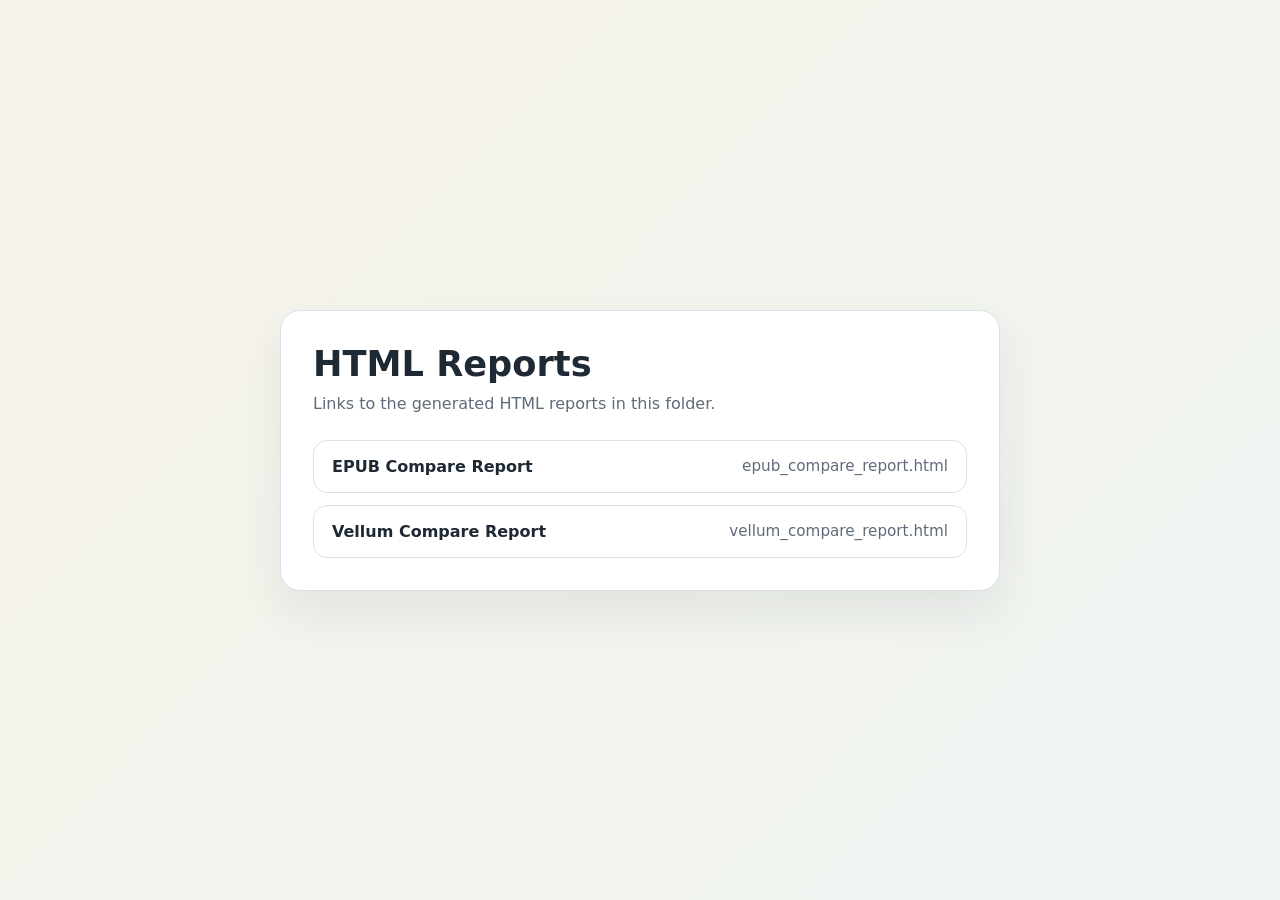
<file: reports/html-versions/index.html>
<!doctype html>
<html lang="en">
<head>
  <meta charset="utf-8">
  <meta name="viewport" content="width=device-width, initial-scale=1">
  <title>HTML Reports Index</title>
  <style>
    :root {
      color-scheme: light;
      --bg: #f7f3ea;
      --panel: #ffffff;
      --text: #1f2933;
      --muted: #5f6b7a;
      --accent: #0f766e;
      --border: #d8e0e8;
    }

    * {
      box-sizing: border-box;
    }

    body {
      margin: 0;
      min-height: 100vh;
      font-family: system-ui, -apple-system, BlinkMacSystemFont, "Segoe UI", sans-serif;
      background: linear-gradient(135deg, var(--bg), #eef4f1);
      color: var(--text);
      display: grid;
      place-items: center;
      padding: 32px;
    }

    main {
      width: min(720px, 100%);
      background: var(--panel);
      border: 1px solid var(--border);
      border-radius: 20px;
      box-shadow: 0 20px 50px rgba(31, 41, 51, 0.08);
      padding: 32px;
    }

    h1 {
      margin: 0 0 8px;
      font-size: clamp(1.6rem, 3vw, 2.2rem);
    }

    p {
      margin: 0 0 24px;
      color: var(--muted);
      line-height: 1.5;
    }

    ul {
      list-style: none;
      padding: 0;
      margin: 0;
      display: grid;
      gap: 12px;
    }

    li a {
      display: flex;
      align-items: center;
      justify-content: space-between;
      gap: 16px;
      padding: 16px 18px;
      border: 1px solid var(--border);
      border-radius: 14px;
      color: var(--text);
      text-decoration: none;
      transition: transform 0.15s ease, border-color 0.15s ease, box-shadow 0.15s ease;
    }

    li a:hover,
    li a:focus-visible {
      transform: translateY(-1px);
      border-color: var(--accent);
      box-shadow: 0 12px 26px rgba(15, 118, 110, 0.12);
      outline: none;
    }

    .name {
      font-weight: 600;
    }

    .path {
      color: var(--muted);
      font-size: 0.95rem;
      white-space: nowrap;
    }
  </style>
</head>
<body>
  <main>
    <h1>HTML Reports</h1>
    <p>Links to the generated HTML reports in this folder.</p>
    <ul>
      <li>
        <a href="epub_compare_report.html">
          <span class="name">EPUB Compare Report</span>
          <span class="path">epub_compare_report.html</span>
        </a>
      </li>
      <li>
        <a href="vellum_compare_report.html">
          <span class="name">Vellum Compare Report</span>
          <span class="path">vellum_compare_report.html</span>
        </a>
      </li>
    </ul>
  </main>
</body>
</html>
</file>
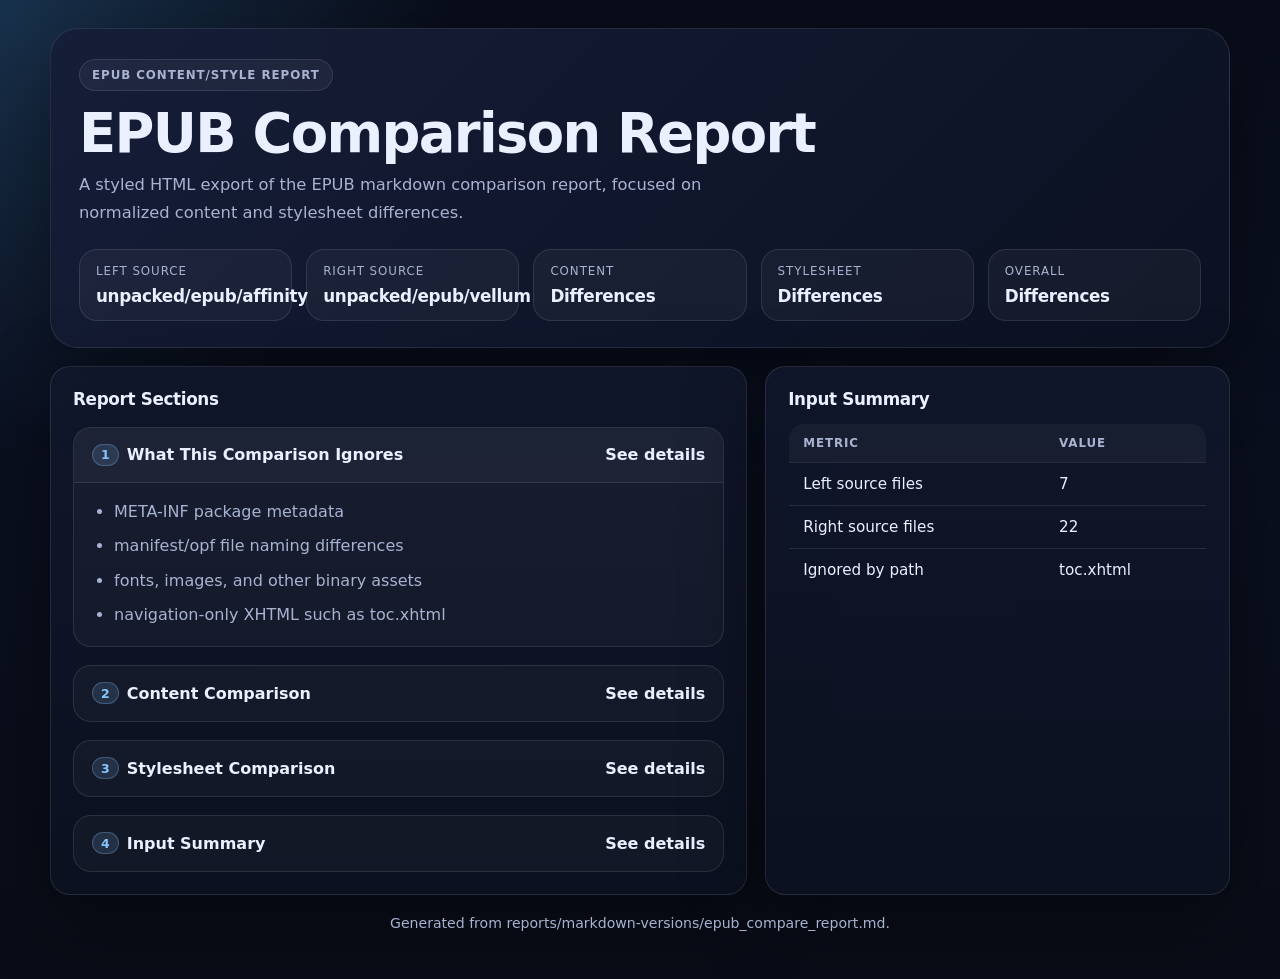
<file: reports/html-versions/epub_compare_report.html>
<!DOCTYPE html>
<html lang="en">
<head>
  <meta charset="utf-8" />
  <meta name="viewport" content="width=device-width, initial-scale=1" />
  <title>EPUB Comparison Report</title>
  <style>
    :root {
      color-scheme: dark;
      --bg: #0b1020;
      --panel: rgba(18, 24, 45, 0.82);
      --line: rgba(255, 255, 255, 0.10);
      --line-strong: rgba(255, 255, 255, 0.16);
      --text: #eaf0ff;
      --muted: #a8b3d1;
      --accent: #86c5ff;
      --shadow: 0 24px 80px rgba(0, 0, 0, 0.42);
      --radius: 20px;
    }
    * { box-sizing: border-box; }
    body { margin: 0; min-height: 100vh; font-family: Inter, ui-sans-serif, system-ui, -apple-system, BlinkMacSystemFont, "Segoe UI", sans-serif; background: radial-gradient(circle at top left, rgba(79, 180, 255, 0.22), transparent 28%), linear-gradient(180deg, #090d1a 0%, #0b1020 46%, #090d17 100%); color: var(--text); }
    .shell { width: min(1180px, calc(100% - 32px)); margin: 0 auto; padding: 28px 0 48px; }
    .hero { background: linear-gradient(135deg, rgba(22, 30, 56, 0.96), rgba(12, 18, 34, 0.96)); border: 1px solid var(--line); border-radius: 28px; box-shadow: var(--shadow); padding: 30px 28px 26px; }
    .eyebrow { display: inline-flex; align-items: center; gap: 10px; padding: 8px 12px; border-radius: 999px; background: rgba(255, 255, 255, 0.05); border: 1px solid var(--line); color: var(--muted); letter-spacing: 0.08em; text-transform: uppercase; font-size: 0.74rem; font-weight: 700; }
    h1 { margin: 16px 0 10px; font-size: clamp(2rem, 5vw, 3.4rem); line-height: 1.0; letter-spacing: -0.03em; }
    .subhead { margin: 0; max-width: 66ch; font-size: 1.02rem; line-height: 1.7; color: var(--muted); }
    .meta-grid { display: grid; grid-template-columns: repeat(5, minmax(0, 1fr)); gap: 14px; margin-top: 22px; }
    .metric { background: rgba(255, 255, 255, 0.04); border: 1px solid var(--line); border-radius: 18px; padding: 14px 16px; }
    .metric .label { display: block; color: var(--muted); font-size: 0.74rem; text-transform: uppercase; letter-spacing: 0.08em; margin-bottom: 8px; }
    .metric .value { font-size: 1.05rem; font-weight: 700; letter-spacing: -0.02em; }
    .grid { display: grid; grid-template-columns: 1.2fr 0.8fr; gap: 18px; margin-top: 18px; }
    .panel { background: linear-gradient(180deg, var(--panel), rgba(13, 18, 34, 0.82)); border: 1px solid var(--line); border-radius: var(--radius); box-shadow: var(--shadow); padding: 22px; }
    .panel h2 { margin: 0 0 14px; font-size: 1.05rem; letter-spacing: -0.02em; }
    .section { margin-top: 18px; border: 1px solid var(--line); border-radius: 18px; overflow: hidden; background: rgba(255, 255, 255, 0.03); }
    .section summary { list-style: none; cursor: pointer; padding: 16px 18px; display: flex; align-items: center; justify-content: space-between; gap: 14px; font-weight: 700; border-bottom: 1px solid transparent; }
    .section[open] summary { border-bottom-color: var(--line); background: rgba(255, 255, 255, 0.03); }
    .section summary::-webkit-details-marker { display: none; }
    .section .body { padding: 16px 18px 18px; color: var(--muted); line-height: 1.65; }
    .empty { padding: 16px 18px; border-radius: 16px; border: 1px dashed var(--line-strong); background: rgba(255, 255, 255, 0.03); color: var(--muted); }
    .table { width: 100%; border-collapse: collapse; overflow: hidden; border-radius: 16px; border: 1px solid var(--line); }
    .table th, .table td { padding: 12px 14px; text-align: left; vertical-align: top; border-bottom: 1px solid var(--line); font-size: 0.95rem; }
    .table th { color: var(--muted); font-size: 0.74rem; text-transform: uppercase; letter-spacing: 0.08em; background: rgba(255, 255, 255, 0.04); }
    .table tr:last-child td { border-bottom: 0; }
    .label-strong { display: inline-flex; align-items: center; gap: 8px; color: var(--text); }
    .badge { display: inline-flex; align-items: center; justify-content: center; min-width: 22px; height: 22px; padding: 0 8px; border-radius: 999px; background: rgba(134, 197, 255, 0.14); border: 1px solid rgba(134, 197, 255, 0.28); color: var(--accent); font-size: 0.78rem; font-weight: 700; }
    pre { margin: 0; padding: 14px; border-radius: 12px; overflow: auto; background: rgba(0, 0, 0, 0.28); border: 1px solid var(--line); color: #d5def8; font: 0.88rem/1.45 ui-monospace, SFMono-Regular, Menlo, Monaco, Consolas, "Liberation Mono", monospace; }
    ul { margin: 0; padding-left: 22px; }
    li + li { margin-top: 8px; }
    .footer { margin-top: 20px; color: var(--muted); font-size: 0.88rem; text-align: center; }
    @media (max-width: 960px) { .meta-grid, .grid { grid-template-columns: 1fr; } }
  </style>
</head>
<body>
  <main class="shell">
    <section class="hero">
      <div class="eyebrow">EPUB content/style report</div>
      <h1>EPUB Comparison Report</h1>
      <p class="subhead">A styled HTML export of the EPUB markdown comparison report, focused on normalized content and stylesheet differences.</p>
      <div class="meta-grid" aria-label="Report summary metrics">
        <div class="metric"><span class="label">Left source</span><span class="value">unpacked/epub/affinity</span></div>
        <div class="metric"><span class="label">Right source</span><span class="value">unpacked/epub/vellum</span></div>
        <div class="metric"><span class="label">Content</span><span class="value">Differences</span></div>
        <div class="metric"><span class="label">Stylesheet</span><span class="value">Differences</span></div>
        <div class="metric"><span class="label">Overall</span><span class="value">Differences</span></div>
      </div>
    </section>

    <div class="grid">
      <section class="panel">
        <h2>Report Sections</h2>
        
        <details class="section" open>
          <summary><span class="label-strong"><span class="badge">1</span>What This Comparison Ignores</span><span>See details</span></summary>
          <div class="body"><ul><li>META-INF package metadata</li><li>manifest/opf file naming differences</li><li>fonts, images, and other binary assets</li><li>navigation-only XHTML such as toc.xhtml</li></ul></div>
        </details>
        
        <details class="section" >
          <summary><span class="label-strong"><span class="badge">2</span>Content Comparison</span><span>See details</span></summary>
          <div class="body"><pre>--- /var/folders/g7/tz7l2sbd5sd_42fjbxrjqc1m0000gn/T/tmp.sogLdsDQMv/left.xhtml.normalized.txt	2026-05-26 10:01:40
+++ /var/folders/g7/tz7l2sbd5sd_42fjbxrjqc1m0000gn/T/tmp.sogLdsDQMv/right.xhtml.normalized.txt	2026-05-26 10:01:40
@@ -1,3 +1,24 @@
-### OEBPS/Story1.xhtml
-How to Create an Affinity EPUB with a Custom CSS File for Amazon and Kindle How to Create an Affinity Reflowable EPUB with Custom CSS Styles that works on Amazon Step 1: Creating an Affinity EPUB Template and CSS File Open the Affinity App, and create a new RGB document. I like the A5 size since it looks a bit like a tablet, but any size technically works. For the sake of time, I&amp;apos;ll point you to a couple handy Canva training videos on how to do this in the new Affinity version. I watched this one for the basics. https://youtu.be/a9cHSsA3PdE. The process works. I use a Master Page, however, as you will see in this document. NOTE: if you are going to have any images or glyphs in your book, you may want a resolution greater than 72 for the sake of image quality, but keep it below 144 dpi. Amazon shrinks images that are too big. If you aren’t using ornate headers, 72 dpi works pretty well. Take a minute and set up your text styles. Make sure you have licenses for your fonts, or you are using freely available commercial fonts. This does actually matter when you are publishing for sale on Amazon. NOTE: If you have a finished manuscript that is already formatted in, say, Word, you can actually have Affinity pull your existing formatting in as styles, and they will pop up in your Text Styles panel. This can be useful because… well, just keep going and you’ll figure out why. It works just starting from scratch, too, but this can be an easy way to format while you set things up. Copy and paste some text into the text box on page one if you need to see what it all looks like. I highly recommend using this initial document as a way to set up a template that you can use over and over again. It will save you time. Anywho. Get your text styles ready. Using Paragraph Styles, format your chapter headings and and chapter subtitles, set up your body text and any special block text styles.example: your main character has written a letter to her love interest, and you want a large block of specially indented italicized text, or you’re quoting a poem and want it centered. Just make a text style with that formatting, and use it on that block of text. Paragraph styles are not for one-off inline text style changes like an italicized word here and there. That’s a character style (the ‘a’). Tip: As you work, you may want to name all of your own styles something that you can recognize later. Some signal to yourself that it’s yours. Also create a few character styles. (the &amp;apos;a&amp;apos; in the text styles panel as opposed to the P). You may want to set one for Inline Italics because I found that the CSS won&amp;apos;t include it otherwise. You can do this by simply highlighting some of your main body text, toggling the Italics on the text box toolbar, then going to your text styles panel and adding the character style with the +a option. Select &amp;apos;no change&amp;apos; for all the font options, and you can use that character format on any inline text in the document without changing the size of the font or the font itself. Make sure Italics is selected on the Text Style Editor panel&amp;apos;s Font section. It’ll be a little button below the style options. If you just use the text box tool italics, or the command+i keyboard shortcut to style a bit of text in your document, it won&amp;apos;t transfer into the EPUB when you export. Go on. Ask me how I know. For this, you have to have a character style that can be exported just for that purpose. Tip: rather than going through your entire document one page at a time, an “easy” way to make sure all of the special character styles in your document are painted with the character styles you’ve created in your template, you can use Find and Replace to search for Format: Italics (or whichever special style). It will highlight ALL of the italicized text (which might be more than you wanted) but you can then go down the list and Replace (or skip an unwanted instance by pressing the find button again) with Style: Inline Italics or whatever you’ve called it. Fiddly? Yes. But that’s what formatting is. Fiddling. IF YOU WANT THE POSH CUSTOM DROP CAP COVETED BY PENNILESS INDIE WRITERS EVERYWHERE: It works beautifully! I love this part. Ok. First, create a character style for your Drop Cap. It doesn&amp;apos;t have to look pretty, it just has to be there. You can tweak it in the CSS later, but it&amp;apos;s important to have this set up. For the sake of looks in your affinity document, though, I suggest you edit it to look like what you want, font, style, etc. You&amp;apos;re not using the Drop Cap option in the text styles editor yet, you&amp;apos;re just creating a character style, so size, variants, etc. Also, keep in mind that a lot of reading devices allow the reader to set their own preferences for font family, so all you’re really doing is telling their phone to show a drop cap. But, some people (me) like to show the original formatting, so that’s where it’s good to be a little picky, here. Now you go in and get your chapter’s first paragraph formatted: Create a Paragraph Style: One way to do this is in the Text Styles Editor. In Style, select your desired options for style to base it on, if any, and whether or not you want a specific text style or level to follow it. I usually base it on Normal, or whatever I&amp;apos;ve called my Body Text style, and follow it with Normal. Under Character select your desired font, text size,etc. A good rule of thumb is to keep it the same as the rest of the body text so it blends nicely. Then in Spacing, select &amp;apos;justified last line left.&amp;apos; In Paragraph, go to Drop Caps, and enable the Drop Cap. 3 lines is good, and you want left align and scale for descenders. Give a little space to text. For the &amp;apos;style&amp;apos; option, click the arrow and you&amp;apos;ll see your Drop Cap character style in the dropdown. Select that, and voila. Repeat the character style creation step if you want an Initial Words setting - as in the first few words of your first paragraphs are in small caps, or italicized caps. Whatever. You’ll need a character style for that, but it works very much the same as the Drop Cap. So create the character style first, then use it in your First Paragraph Paragraph Style formatting. Click OK. Select your first paragraph and apply First Paragraph formatting. THIS WILL AUTOMATICALLY-LIKE-MAGIC INSERT A DROP CAP (and any other formatting options) into your first paragraph as you go through and format your chapters. Which is AWESOME. Sorry. I’ve been working with Word so long this is still making me geek out, and if you’ve ever tried to insert Drop Caps into a 40 chapter Word document, you will understand. Next you&amp;apos;re going to: Place your chapter header images and pin them as INLINE using the Pinning panel. The videos and all the Canva suggestions I found for creating these seem to want them to float with text, but it is a PAIN in the BOTOX to mess with in the Affinity document. Just saying. Inline actually works too, and I had no trouble with it reflowing in the finished product. Also rasterize your images. This makes them adopt the same dpi as your document, and you won&amp;apos;t wind up being surprised by tiny, underwhelming images in your finished Kindle Book. You may want to set up a Text Style just for those images, which can be useful in finding them all later. I went ahead and created a Glyph and a Header Image text style so I could easily navigate to any of them and swap them if necessary. Find and Replace is sort of your document navigation, I’ve found. If you’re working on your manuscript, now is a good time to go through and format everything using only the text styles you’ve created. Finishing Up: NOW: Delete all the other unused not-yours styles. I mean it. Get rid of them. Anything that isn&amp;apos;t being used, cut it off. THEN: On the Text Styles panel, right click the ‘hamburger’ for each Paragraph Style that is being used, select &amp;apos;edit style&amp;apos; In the Text Style Editor, go down to Export Tags, and under EPUB, select Include Class in HTML and Emit CSS. You will also want to select &amp;apos;p&amp;apos; for any paragraph/body styles, and &amp;apos;h1&amp;apos; &amp;apos;h2&amp;apos; etc. for any title and subtitle hierarchy. ALSO: Right click each of your Character Styles, go to Edit Style, and do the same in Export Tags with the Include Class in HTML and Emit CSS, but this time you want to select &amp;apos;span&amp;apos; so that they are applied only to inline text as style options. Alright. Your template should be good to go at this point, so you want to: Export as an EPUB. You&amp;apos;ll see the Export options panel on the right. You don&amp;apos;t have to worry about any of the options EXCEPT Generate CSS from Styles. Keep that checked. And maybe check Show in Finder. That just comes in handy. You could also take a moment to save your document as a template and an AF file under whatever name you want, as well. The reason you exported this as an EPUB with CSS generated from styles is simply so you can get that CSS with your isolated chosen text styles, because... Step 2: Creating a Custom CSS Stylesheet Open your CSS editor. Use the Open menu to open your EPUB document. It will import all of your CSS, and if it&amp;apos;s anything like Sigil, it may throw a fit because Affinity does weird things with CSS generation at the moment. Maybe they will get this fixed. If the Higher Ups are reading this, I might suggest having some sort of CSS editor built into the Affinity wardrobe. You can create it but it&amp;apos;s hidden at the moment, and not editable. Alright. You&amp;apos;ve got your EPUB&amp;apos;s guts on the table. You want to find your Text Stylesheet. In Sigil, this is in the Styles folder in the left-hand navigation panel, under Text. Open that sucker. Select whatever file ends in Styles.css. Then refrain from freaking out. You&amp;apos;re going to find a ton of styles in there that aren&amp;apos;t actually in your document. A few at the top with @font-face { in the title will be the ones that you want in your document. You can keep those there, since that tells the reader what font you&amp;apos;re using. But you can delete any of the fonts that you don&amp;apos;t want to use - there may be a few. Then, wade into your paragraph and span styles. If it has coding but isn&amp;apos;t on your list of created styles: go ahead and get rid of it. (Gasp!). I swear, the CSS will still work. There will probably be a whole bunch of &amp;apos;p&amp;apos; styles with nothing, and maybe some empty &amp;apos;span&amp;apos; styles, and extra headings. Whatever. If it&amp;apos;s not in your document, cut it off. Now go in and find the ones that you created, used, and named. They&amp;apos;ll be recognizable, and they will be there amid the chaos. Edit your code. I found that if I wanted the paragraphs not to have a space between them on an Ereader, I had to go in and find my body paragraph styles, and add the line margin-bottom:0; to the code. (Copy only the highlighted selection). That line was not included in the code that came over from Affinity. I do not know why. Sigil may have &amp;apos;cleaned&amp;apos; it. I only know how to work around it if it&amp;apos;s not in there. I also found upon validating the code out that there will be incorrect widows and orphans code. The code needs to have a value of something greater than zero. So that part of the code would go: widows:1; orphans:1; Which would keep one line at the top of the page, and a single line at the bottom. You can have anything more than one, but it can&amp;apos;t be 0. Below is the Drop Cap Code I used. (My Character Style was called, get this: Drop Cap.) .Drop_Cap { font-family:Garamond, serif; float:left; font-size:450.0%; line-height:.75; margin-right:.03em; } You can copy and paste that (copy everything that&amp;apos;s highlighted blue) into your own CSS and twiddle with it however you want, rename it to your Drop Cap Style Name, change the font, whatever. These settings transfer well into the EPUB reader as a 3 line drop cap. Note: I couldn&amp;apos;t figure out how to force the reader to only display the font I wanted for the title and the drop cap. This is a feature I&amp;apos;ve seen on some really pretty eBooks, and I&amp;apos;d love to figure it out, but it seems to require going through the entire document&amp;apos;s CSS text to add a specific command to the text formatting that tells it to show the drop cap as &amp;apos;font:&amp;quot;whatever&amp;quot;&amp;apos; in that paragraph. If anyone has any suggestions for this, let me know! Right. So. You&amp;apos;ve tweaked your CSS Stylesheet. Now save just that sheet. In Sigil, you can right-click on the Styles.css menu item that you opened, and it will give you a drop down with a save-as option - I recommend putting it in the same folder with your template, but you do you. To add this to your Affinity document: Open your EPUB panel. (Click the down arrow on any tab full of panels, and select ‘panels,’ then select ‘EPUB.’) Make sure the Embed on Add option is toggled on, and add the CSS file you just created.NOTE: The stylesheet doesn&amp;apos;t actually follow your template, so you&amp;apos;ll have to add it to any finished book, but now you&amp;apos;ve got one that works, and that you can adapt to whatever you need. Step 3: Creating your Reflowable EPUB with your specialty Embedded CSS Stylesheet You can use the template now, and just copy and paste your manuscript into your text box on your first page and then click the autoflow arrow. (See video link mentioned above for more in-depth instructions.) This is where it can get hairy. If your text is already formatted in your text processor, Affinity can bring those formatting options in as styles - which, as mentioned above, you can use to create your initial text styles in your template. You can also opt to keep or replace the Affinity styles. But keep in mind that however you choose to go about creating your text style collection, the names of the styles in use in your document have to match the CSS file exactly because that&amp;apos;s what tells the EPUB reader to display the styles you&amp;apos;ve selected. Side-note: Pasting unformatted text gets rid of any chapter headings you had, which makes navigation a pain. If I was bringing my text into an Affinity document created with the template, I found it was easier to have some headings set up in my initial word editing document before pasting into Affinity, then go through and use the Find and Replace panel to find all of those word processor styles and switch them to my Template/CSS styles using the Replace: Styles feature. That way I could be sure it was the right style name/format. (I hope that was understandable.) Begin formatting your document using the styles you created. Don’t forget to use your inline character styles instead of the text box styles for inline bold, italics, and underline. You will want to create your ToC, any front and back matter, etc now. Have your cover image ready to go as well. There are videos and instructions on Canva for most of these things. NOTE: I made my own ToC using anchors and links, which is how you have to do it in Word, but there is a ToC panel available in Affinity. Maybe someone could test that out and see how it works in CSS. The Table of Contents I made using links and anchors in Affinity works perfectly on Amazon, but it’s maybe not as simple to create as the automatic ToC generator. Once you have your whole document formatted and ready to go (which is the nitty-gritty fiddly part, so buckle in for a day of clicking mouse buttons) you can export it as your official reflowable EPUB. To do this, here are a few helpful hints. In the EPUB Reflowable Export panel, this time you want to do the following, where X indicates an unused option or a NOT: Use Document Resolution X Downsample Compression: 100 X Convert Bulleted X Convert Numbered Lists Remove line breaks X Generate CSS from Styles X Preserve Local Overrides X Hide TOC Numbers Cover Page: Use cover image from file Pagination Source: None Ask for Location/ Show in finder You don’t need to generate another CSS file, you want the Ereader to pick up the one you’ve embedded. If you preserve local overrides, it seems to favor the Ereader’s settings more than the CSS file. I may be wrong about this, but it doesn&amp;apos;t change the usability when it&amp;apos;s not checked. Then: Export. Name your file. Check your work using your own Ereader, like Books on iMac. Further Resources All in all, I think I used the following Paragraph and Character Styles, just as an example: Paragraph: Chapter Number Chapter Header Centered Glyph Centered Header Journal Entry Date First Paragraph w Drop Cap First Paragraph No Drop Cap Normal Body Text Letter Indent Italics Centered Poetry Italics Centered Normal Centered Bold Table of Contents Character: Inline Italics Drop Cap Initial Words Hyperlink There are a few of these in the Text Styles for this Document for reference that you can edit if you want and practice exporting for a CSS Sheet.
+### OEBPS/chapter-001.xhtml
+Chapter 1: The Fading Enchantment 1 THE FADING ENCHANTMENT As the winter evening settled over Sedona, Desert Star Enchantments glowed like a warm ember against the chilled December air. Strings of luminarias traced the cobblestone path outside, casting a soft, flickering light that usually enhanced the magic within. Tonight, however, the enchanted snowflake ornaments in the window seemed to dim, their light waning like watercolor bleeding at the edges. Inside, Angelica Cho adjusted her round glasses and inhaled the shop’s usual blend of piñon pine and cinnamon—a scent that typically brought her comfort, yet today felt off. Her grandmother’s words echoed in her mind as she arranged a display of crystal necklaces: &amp;quot;Magic isn’t just about spells, mi amor. It’s about listening to the land, feeling its rhythms.&amp;quot; Beyond the window, the red rocks of Sedona caught the last glow of sunset, their ancient faces painted in hues of orange and deep purple. Clusters of tourists wandered past, their holiday shopping bags rustling as they admired the shop window. Angelica touched her grandmother’s silver bracelet, its warmth a reminder of decades of magic and love, just as another string of fairy lights flickered irregularly. Movement outside caught her attention. Moira Rousseau was on her evening ranger patrol, her copper hair catching the glow of the luminarias. Their eyes met through the glass, and Angelica’s cheeks warmed as she remembered Moira’s help in gathering herbs the previous full moon, her uncanny ability to find the strongest plants. The shop bell chimed as Mrs. Alvarez exited, its usual bright tone slightly flat. Through the window, Angelica noticed other shopkeepers examining their holiday displays with worried frowns. Even the luminarias lining the walkway seemed dimmer than usual. A murmur of voices drew her attention back to her remaining customers: &amp;quot;My ornament isn&#x27;t glowing like it did last year.&amp;quot; &amp;quot;The candle I bought smells nice, but it’s not filling the room with that cozy feeling you promised.&amp;quot; &amp;quot;The protection charm for my car... I got a flat tire yesterday.&amp;quot; Each complaint weighed on Angelica’s shoulders. The fairy lights dimmed further, as if responding to her distress. Even the crystals in the display case, typically gleaming with inner fire, seemed to dull before her eyes. The door chimed again, and Moira stepped inside, bringing with her the crisp scent of piñon pine and desert air. Her presence carried a grounding energy, like the steady strength of Sedona’s red rocks after sunset. &amp;quot;Everything okay?&amp;quot; Moira asked, her green eyes scanning the shop with the same careful attention she gave to her beloved trails. &amp;quot;The &#x27;Back Soon&#x27; sign was up, but the door was unlocked.&amp;quot; Angelica forced a laugh, brushing her hands on her apron. &amp;quot;You know me—just puzzling over some holiday mysteries.&amp;quot; She touched the lifeless moonstone at her throat, aware of how Moira’s presence made her skin tingle in a way that had nothing to do with magic. &amp;quot;But I&#x27;m fine, really.&amp;quot; Moira’s expression shifted to concern as she noticed the dimming fairy lights. &amp;quot;The trails have been quiet lately. Too quiet. Even the mule deer changed their usual route.&amp;quot; She moved closer to the counter, her presence steady and grounding. &amp;quot;Something&#x27;s different out there.&amp;quot; &amp;quot;Different how?&amp;quot; Angelica asked, trying to ignore how her magic hummed in response to Moira’s nearness. &amp;quot;It&#x27;s like...&amp;quot; Moira gestured to the window, where the red rocks were fading into twilight shadows. &amp;quot;Like the land is holding its breath.&amp;quot; The words struck uncomfortably close to what Angelica had been feeling all week. She touched her grandmother’s bracelet again, drawing comfort from its familiar warmth. &amp;quot;I&#x27;m sure it&#x27;s nothing serious. Just a temporary magical fluctuation.&amp;quot; &amp;quot;Maybe.&amp;quot; Moira&#x27;s green eyes held Angelica&#x27;s for a moment longer than necessary. &amp;quot;But if you want another perspective, you might want to talk to Brenda Knight. She&#x27;s been warning about magical depletion for months.&amp;quot; Angelica bristled at the mention of the eco-witch. &amp;quot;Brenda thinks everything we do is wrong. She&#x27;d have us abandon all traditional magic and just... what? Hug trees?&amp;quot; &amp;quot;She understands the land,&amp;quot; Moira said quietly. &amp;quot;Sometimes that’s more important than understanding spells.&amp;quot; Before Angelica could respond, another strand of fairy lights flickered and died. The shop&#x27;s warmth seemed to drain away with their light, leaving behind a hollow silence that even the remaining enchantments couldn&#x27;t fill. &amp;quot;I should close up,&amp;quot; Angelica said, forcing brightness into her voice. &amp;quot;Got some maintenance spells to run before tomorrow.&amp;quot; Moira nodded, but hesitated at the door. &amp;quot;Just... consider talking to Brenda? The trails don&#x27;t lie, and something&#x27;s definitely changing out there.&amp;quot; After Moira left, Angelica sank onto her workbench, the weight of the evening settling around her like a heavy blanket. The shop felt too quiet now, the usual magical energy conspicuously absent. She glanced at the rows of lifeless charms and dimming lights, then at the red rocks visible through her window, their ancient faces turned gold by the setting sun. &amp;quot;I’ll figure it out,&amp;quot; she whispered, though the words felt hollow in the quiet shop. She was a witch, after all. She had to fix this. But as she stared at Mrs. Alvarez’s moonstone pendant, now as dull as river rocks, a deeper worry took root. What if the problem wasn&#x27;t just her shop? What if the magic of Sedona itself was fading? And what if she couldn’t bring it back alone? Outside, the first stars appeared in the darkening sky, twinkling faintly like the memory of magic.
 
+### OEBPS/chapter-002.xhtml
+Chapter 2: The Land&#x27;s Whisper 2 THE LAND&#x27;S WHISPER Dawn broke over Sedona, casting the red rocks in hues of soft pink and gold. Angelica climbed a familiar trail, her breath visible in the crisp winter air. Each step up the frost-dusted path was accompanied by the clink of her bag, filled with the failed enchantments that now felt like silent accusations. Early hikers passed her, wearing bright scarves and carrying steaming mugs of hot chocolate, their cheerful greetings contrasting sharply with the unease simmering in her chest. At the vortex site nestled between towering rock formations, Angelica paused. Usually, this spot thrummed with energy so palpable even tourists could sense it. But today, it felt wrong. The desert plants that normally sparkled with frost appeared coated in a dull, grayish rime. Silence hung heavy, punctuated only by the occasional rustle of wind through the sparse juniper. &amp;quot;Thought I might find you here.&amp;quot; Angelica turned at the sound of Moira&#x27;s voice, her heart skipping. Moira emerged from behind a piñon pine, her copper hair catching the morning light. Dirt smudged her ranger uniform, and the concern in her green eyes made Angelica&#x27;s magic hum in response. &amp;quot;Trail maintenance?&amp;quot; Angelica asked, trying to ignore how the light played across Moira’s features, accentuating freckles like constellations. &amp;quot;That, and checking on the wildlife.&amp;quot; Moira gestured to a cluster of ocotillo, their usually proud stems drooping toward the earth despite recent rains. &amp;quot;The mule deer have changed their route. They won&#x27;t come near this place anymore. And look at this.&amp;quot; She led Angelica to a patch of bare earth, where crystalline formations usually amplified the vortex&#x27;s energy. Now, they appeared clouded, like mirrors fogged by breath. Angelica pulled out a moonstone necklace, one of her strongest enchantments, and laid it against the clouded crystal. It remained dull, inert. &amp;quot;It&#x27;s as if the magic has just... evaporated.&amp;quot; &amp;quot;The land feels...&amp;quot; Moira paused, searching for words. &amp;quot;Like it&#x27;s holding its breath.&amp;quot; Nearby, a group of early-morning hikers shared notes of disappointment. &amp;quot;The vortex energy&#x27;s supposed to be amazing here,&amp;quot; one remarked. &amp;quot;Maybe Flagstaff would be better for holiday lights this year.&amp;quot; Angelica winced at their words. Movement in the corner of her eye drew her attention—a spot of vibrant green against the muted landscape. She knelt beside a small desert marigold blooming improbably in the shadow of a rock, its petals vibrant and alive. &amp;quot;That&#x27;s one of Brenda&#x27;s markers,&amp;quot; Moira noted quietly. &amp;quot;She plants them to monitor the land&#x27;s health.&amp;quot; &amp;quot;But how is it thriving when everything else is fading?&amp;quot; Angelica touched the flower’s leaves, feeling a pulse of eco-magic—different from her own craft, yet undeniably potent. &amp;quot;Maybe that&#x27;s what you should ask her.&amp;quot; Angelica&#x27;s hand fell away. &amp;quot;Brenda Knight? She&#x27;s been warning about magical depletion for months. She&#x27;ll just say &#x27;I told you so.&#x27;&amp;quot; &amp;quot;Perhaps,&amp;quot; Moira said, crouching beside her. The morning light illuminated her face, and Angelica found herself drawn to the warmth in Moira&#x27;s gaze. &amp;quot;But she might also have answers we need.&amp;quot; Their eyes met, and Angelica felt a current pass between them, unspoken yet deeply felt. Moira&#x27;s steady presence was both grounding and comforting, a reminder that not all magic needed to be wielded alone. &amp;quot;Do you know where to find her?&amp;quot; Angelica asked, breaking the moment before it overwhelmed her. &amp;quot;Sacred Earth Botanicals. She tends her plants at sunrise,&amp;quot; Moira replied, then hesitated. &amp;quot;Would you like some company?&amp;quot; Angelica started to refuse—this was her problem to solve—but something in Moira’s gaze made her reconsider. &amp;quot;Actually... yes. I think I could use a ranger’s perspective.&amp;quot; They descended the trail together, their shoulders occasionally brushing. Behind them, the vortex site lay quiet, its ancient energies ebbing like a tide drawn too far out. But ahead, through the winter-brushed desert, a path led toward answers—even if they came from the last person Angelica wanted to confront. At least this time, she wouldn’t face them alone.
+
+### OEBPS/chapter-003.xhtml
+Chapter 3: The Earth Witch’s Truth 3 THE EARTH WITCH’S TRUTH Sacred Earth Botanicals was a haven of life even in the heart of winter. The garden thrived with a vibrancy that made Angelica’s heart ache with longing. Terra cotta pots brimming with desert flora lined the pathways—ocotillo stretching skyward, marigolds defying the season with their vibrant blooms, and cacti adorned with unexpected flowers. Angelica hesitated at the gate, her gaze trailing to Moira, whose presence beside her felt reassuring. Together, they stepped through the iron entrance, the scent of creosote and sage embracing them like a warm, familiar blanket. Beneath these scents lingered something else—an electric tang, almost like the air before a storm. Brenda Knight was tending to a young ocotillo, her hands moving with practiced grace that seemed to guide the plant’s growth. Her silver-streaked braid swung gently as she moved, and the plants around her seemed to pulse with the same energy. &amp;quot;You’re brave, coming here after what happened last night,&amp;quot; Brenda said without looking up. Her voice held a note of acknowledgment rather than reproach. Angelica squared her shoulders, her resolve bolstered by Moira’s steady presence at her side. &amp;quot;I need to understand what happened. Why my magic didn’t work.&amp;quot; Brenda finally looked up, her eyes meeting Angelica’s with a depth that seemed to see right through her. &amp;quot;The land isn’t something to be controlled, Angelica. It’s something to be in harmony with.&amp;quot; Angelica glanced at a marigold, its petals shimmering with life that had eluded her own craft. &amp;quot;Your plants are thriving. How?&amp;quot; &amp;quot;The land’s magic doesn’t fail—it withdraws when it’s out of balance,&amp;quot; Brenda said, touching the soil with reverence. &amp;quot;Magic is a partnership, not a dictatorship.&amp;quot; Moira stepped closer, her gaze shifting between Brenda and Angelica. &amp;quot;The trails have been different too. The deer, the birds... even the plants are behaving strangely.&amp;quot; Brenda nodded, acknowledging Moira’s observations with a respect that Angelica hadn’t noticed before. &amp;quot;The signs are everywhere if you know how to listen. The land speaks in many voices.&amp;quot; Angelica frowned, the weight of her grandmother&#x27;s teachings settling heavily on her shoulders. &amp;quot;I thought I was listening. But... maybe I was too focused on the spells.&amp;quot; Brenda’s expression softened. &amp;quot;Your grandmother knew that spells are just one part of magic. She listened first, then acted. That’s why her magic was so powerful.&amp;quot; The morning sun caught in Moira&#x27;s hair as she bent to examine a cluster of marigolds. &amp;quot;So, what do we do? How do we help restore balance?&amp;quot; Brenda smiled, a gesture that seemed to light up her entire face. &amp;quot;We listen. We bring together what’s been divided—wild magic and crafted spells. And we remember that the land must be willing.&amp;quot; Angelica nodded slowly, understanding dawning like the morning light. &amp;quot;I want to help, but I don’t know how to bridge that gap.&amp;quot; &amp;quot;That’s why we work together,&amp;quot; Brenda said, her voice imbued with an unshakeable confidence. &amp;quot;Each of us brings something unique to the table.&amp;quot; Moira straightened, her eyes meeting Angelica’s with a warmth that spread through Angelica like a healing balm. &amp;quot;We’ve got your back.&amp;quot; As they prepared to leave, Brenda handed Angelica a small, clay pot containing a seedling, its roots wrapped in dark, rich soil. &amp;quot;Feel this,&amp;quot; she instructed. &amp;quot;Let it teach you. Magic isn’t just about power—it’s about connection.&amp;quot; Angelica cradled the pot, the soil cool against her palms. Something within the seedling pulsed gently, a rhythm that matched her heartbeat. It was an invitation, a promise of what could be if she was willing to listen. &amp;quot;Thank you,&amp;quot; Angelica said, her voice carrying a newfound resolve. &amp;quot;I’ll see you both at dawn.&amp;quot; Together, they left the garden, stepping back into the crisp winter air. Angelica felt a sense of purpose settle over her, the path ahead illuminated not just by the morning sun, but by the understanding and support of those walking beside her. DAWN&#x27;S PROMISE The walk back from Cathedral Rock was a quiet one, each step crunching softly on the frost-laden path. Angelica felt the weight of her failed spell in the air, like the hollow calm after a storm. Yet, Moira&#x27;s steady presence beside her offered a comforting anchor, something real and grounding as her magical certainties unraveled. They paused at the gates of Sacred Earth Botanicals, where warm light spilled from the windows, cutting through the early morning shadows. Inside, Brenda moved among her thriving plants like a shadow herself, her silver braid catching the glow of dawn. &amp;quot;She&#x27;s expecting us,&amp;quot; Moira murmured, breaking the silence. Angelica touched her grandmother&#x27;s bracelet, feeling its familiar warmth, and wondered aloud, &amp;quot;How did she know?&amp;quot; &amp;quot;The land tells her things,&amp;quot; Moira replied, a hint of admiration in her voice. &amp;quot;Just like it&#x27;s been trying to tell us.&amp;quot; As the gate swung open without a sound, they entered the garden where desert marigolds bloomed defiantly against the winter chill. Each flower seemed to thrum with its own inner light, a magic so different from Angelica&#x27;s practiced spells it made her chest ache with a newfound understanding. Brenda was waiting for them, her hands gently tending to a marigold that glowed with impossible vitality. &amp;quot;The land speaks in many voices,&amp;quot; she said, looking up to meet their gaze. &amp;quot;Sometimes through the plants, sometimes through the animals. And sometimes—&amp;quot; she glanced at Moira &amp;quot;—through those who know how to listen.&amp;quot; Angelica clutched her craft bag closer, feeling the weight of her remaining tools. &amp;quot;I thought I was listening. All those years studying my grandmother&#x27;s grimoire, perfecting her techniques...&amp;quot; &amp;quot;Your grandmother understood something you&#x27;re just beginning to learn,&amp;quot; Brenda said, her voice gentler than Angelica had ever heard it. &amp;quot;Magic isn&#x27;t just about knowledge passed down. It&#x27;s about wisdom earned.&amp;quot; The first rays of sunlight caught the frost on the garden&#x27;s gate, turning it to diamonds. Moira stepped forward, her ranger&#x27;s instincts alert. &amp;quot;The animals are moving differently now. Even the morning birds have changed their songs.&amp;quot; &amp;quot;Because they feel it too,&amp;quot; Brenda nodded. &amp;quot;The imbalance. But—&amp;quot; she touched another thriving plant, its leaves practically humming with life, &amp;quot;there&#x27;s still hope. If we work together.&amp;quot; Angelica felt something shift inside her, like a key turning in a lock. She looked at Moira&#x27;s steady presence, at Brenda&#x27;s wild-growing magic, and at her own depleted but determined craft. &amp;quot;What do we need to do?&amp;quot; &amp;quot;We need to return to Cathedral Rock,&amp;quot; Brenda said, already gathering supplies from her workbench—dried herbs that glowed with their own inner light, crystals etched with ancient symbols, and a small clay pot holding fresh soil. &amp;quot;At dawn. When the veil between crafted magic and wild energy is thinnest.&amp;quot; Moira moved closer to examine the herbs. &amp;quot;Like how the deer know when to change their grazing patterns,&amp;quot; she offered. &amp;quot;Or how the desert marigolds bloom even in winter, if the conditions are right.&amp;quot; &amp;quot;Exactly.&amp;quot; Brenda&#x27;s eyes held approval. &amp;quot;Nature doesn&#x27;t force. It adapts. Flows. Listens.&amp;quot; Angelica touched her grandmother&#x27;s bracelet again, feeling its familiar warmth. But now she noticed something else—how the silver seemed to pulse in rhythm with the thriving plants around them, how its magic felt more like a conversation than a command. &amp;quot;Dawn at Cathedral Rock,&amp;quot; she said quietly. &amp;quot;When the veil is thinnest between crafted magic and wild energy.&amp;quot; Brenda nodded, wrapping her supplies in a cloth that shimmered with protective spells. &amp;quot;Bring what&#x27;s left of your grandmother&#x27;s tools. Not to command—to listen.&amp;quot; &amp;quot;I&#x27;ll meet you both there,&amp;quot; Moira said, adjusting her ranger hat. &amp;quot;I know where the deer have been avoiding. It might help us understand the disrupted patterns.&amp;quot; As they prepared to leave, Angelica caught sight of herself in one of Brenda&#x27;s mirrors—and for the first time, she saw not just a witch trying to preserve her grandmother&#x27;s legacy, but someone ready to help it grow into something new.
+
+### OEBPS/chapter-004.xhtml
+Chapter 4: The Restoration 4 THE RESTORATION The first light of dawn brushed Cathedral Rock with hues of rose and gold, illuminating the frost-laden landscape around the vortex site. Angelica stood between Brenda and Moira, her breath mingling with the morning chill as she surveyed the remnants of her failed spell—a darkened spiral etched into the earth, surrounded by withered vegetation. Brenda knelt by the scorched ground, her touch gentle as she assessed the damage. &amp;quot;The land is still willing,&amp;quot; she murmured, her voice carrying a blend of hope and determination. &amp;quot;But it needs to be heard, not commanded.&amp;quot; Moira moved to inspect a cluster of desert marigolds, their petals wilted and lifeless. &amp;quot;Even the animals are avoiding this place,&amp;quot; she noted, her ranger&#x27;s instincts attuned to the changed environment. &amp;quot;The balance is off.&amp;quot; Angelica retrieved her grandmother&#x27;s bracelet, its silver surface catching the dawn&#x27;s light. &amp;quot;I brought what&#x27;s left of my grandmother&#x27;s tools,&amp;quot; she said quietly, feeling the weight of responsibility settle over her. &amp;quot;And I&#x27;m ready to listen.&amp;quot; Brenda nodded, pulling out a bundle of sage and creosote bound with copper wire. A weathered quartz crystal followed, its surface etched with shifting symbols. &amp;quot;We&#x27;ll stabilize the chaotic energy,&amp;quot; she instructed, her voice steady. &amp;quot;But we&#x27;ll need your enchantments to focus it, Angelica. And Moira⁠—&amp;quot; &amp;quot;I&#x27;m not magical,&amp;quot; Moira interjected softly, glancing between the two witches. &amp;quot;No,&amp;quot; Brenda agreed with a small smile. &amp;quot;But you understand the land&#x27;s rhythms better than most. You&#x27;ll be our guide.&amp;quot; They formed a triangle around the damaged center, each bringing their unique strengths—Brenda&#x27;s wild eco-magic, Angelica&#x27;s crafted spells, and Moira&#x27;s quiet connection to the land. As Brenda began her chant, her voice low and melodic, the air thickened with possibility. The magic grew slowly, like the first rays of sunlight creeping over the red rocks. Angelica felt its gentle waves envelop her, a stark contrast to the sharp bursts she was accustomed to. The scorched earth softened, frost melting into soil rich with life and promise. &amp;quot;Look,&amp;quot; Moira whispered, gesturing to where tiny green shoots were breaking through the newly healed ground. Desert marigolds, defying the winter cold, their petals glowing with a light that seemed to pulse in rhythm with the earth&#x27;s heartbeat. The air vibrated with potential as more flowers emerged—purple asters, scarlet paintbrush, sage, and creosote bush, each plant carrying its own subtle magic. The vortex&#x27;s energy shifted from discordant to harmonious, like instruments finding their place in an orchestra. As Brenda&#x27;s chant gave way to a song that seemed to rise from the earth itself, Angelica joined in, her crafted magic weaving through Brenda&#x27;s wild power like silver threads through stone. Moira&#x27;s voice lent a steady rhythm, echoing the land&#x27;s pulse. The first snowflake fell like a star, catching the sunrise and scattering rainbow sparks. More followed, until the air was filled with dancing light. Each flake carried its own subtle magic—offered freely, a gift from the winter sky to the waiting earth. &amp;quot;It&#x27;s beautiful,&amp;quot; Moira breathed, catching a snowflake on her palm. It melted, leaving a tiny spark of light that sank into her skin. Angelica lowered her hands, feeling the change in the vortex. The magic hummed with renewed strength, balanced and alive. &amp;quot;The land will heal,&amp;quot; Brenda said softly, satisfaction and exhaustion mingling in her voice. &amp;quot;But it will need time. And care.&amp;quot; &amp;quot;And people who understand both,&amp;quot; Moira added, her eyes meeting Angelica&#x27;s with a warmth that transcended magic. Angelica looked at her companions—the eco-witch who had become a mentor, the ranger who had become so much more—and felt a profound sense of belonging. The snow continued to fall, each flake a promise of renewal, each moment a reminder that even in the depths of winter, new beginnings were possible. Above them, Cathedral Rock stood sentinel against the brightening sky, its red faces now dusted with white. The holiday magic had returned to Sedona, transformed—not just a force to be wielded, but a gift to be cherished, a balance to be maintained, a song to be sung in harmony with the land itself.
+
+### OEBPS/chapter-005.xhtml
+Chapter 5: A New Harmony 5 A NEW HARMONY The morning after their restorative ritual, the town of Sedona awoke to a fresh blanket of snow, each flake carrying a whisper of magic. Desert Star Enchantments, now glowing softly in the dawn light, seemed to pulse with a renewed energy that resonated with the land&#x27;s heartbeat. Inside the shop, Angelica and Moira worked side by side, the air between them filled with a warm, unspoken understanding. The crystals lining the shelves chimed gently as they absorbed and reflected the harmonious energy flowing through the space. Angelica paused, her eyes catching the soft glow of the marigold charm she had crafted for Moira. It hung around the ranger&#x27;s neck, a symbol of their shared promise and newfound understanding. The charm shimmered with the gentle warmth of desert sunlight, its petals preserved in crystal—a testament to the balance they had restored together. &amp;quot;I still can&#x27;t believe how different everything feels,&amp;quot; Moira said, her voice a blend of awe and contentment. She looked around the shop, taking in the vibrant colors and the subtle hum of magic that filled the air. Angelica nodded, a smile playing on her lips. &amp;quot;It&#x27;s amazing what happens when we stop trying to control everything and start listening instead.&amp;quot; Their eyes met, and in that moment, Angelica felt the depth of their connection—a bond forged not just through shared magic, but through trust and understanding. It was a different kind of enchantment, one that required no spells or charms, only the willingness to open their hearts. As they stepped outside, the town was alive with the sound of laughter and holiday cheer. The tourists had returned, drawn by the renewed vibrancy of Sedona&#x27;s magic. Even the shopkeepers wore bright smiles, their worries about failing enchantments forgotten in the wake of the land&#x27;s renewal. Angelica and Moira walked hand in hand through the cobblestone streets, the air crisp and filled with the scent of piñon pine and cinnamon. The shops were bustling, their windows adorned with enchanted snowflakes that danced with inner light. They paused at the town square, where a family of mule deer grazed peacefully near the fountain. The animals&#x27; presence, once a rare sight, now seemed a natural part of the town&#x27;s rhythm—a sign of the balance they had worked so hard to restore. &amp;quot;Thank you for being with me through all of this,&amp;quot; Angelica said, her voice soft but steady. Moira squeezed her hand, her eyes filled with warmth. &amp;quot;I wouldn&#x27;t want to be anywhere else.&amp;quot; As the first rays of sunlight illuminated the red rocks of Cathedral Rock, Angelica felt a deep sense of peace settle over her. The land had taught her so much about listening, about balance, and about the power of working together. And as she stood beside Moira, surrounded by the beauty and magic of Sedona, she knew she was exactly where she belonged. Above them, the sky was a tapestry of blue and gold, each cloud a brushstroke of possibility. The holiday magic had returned, not as a force to be wielded, but as a gift to be cherished—a reminder that the strongest enchantments are those woven from love, understanding, and the gentle promise of new beginnings. In the heart of winter, amidst the snow and starlight, Angelica had found her way home—and in doing so, had discovered a magic greater than any she had known before.
+
+### OEBPS/contents.xhtml
+Contents CONTENTS 1. The Fading Enchantment 2. The Land&#x27;s Whisper 3. The Earth Witch’s Truth 4. The Restoration 5. A New Harmony
+
+### OEBPS/copyright.xhtml
+Copyright Copyright © 2024 by Cassandra Claus All rights reserved. No portion of this book may be reproduced in any form without written permission from the publisher or author, except as permitted by U.S. copyright law. Formatted with Vellum
+
+### OEBPS/title-page.xhtml
+Title Page WINTER&#x27;S MAGIC CASSANDRA CLAUS
+</pre></div>
        </details>
        
        <details class="section" >
          <summary><span class="label-strong"><span class="badge">3</span>Stylesheet Comparison</span><span>See details</span></summary>
          <div class="body"><pre>--- /var/folders/g7/tz7l2sbd5sd_42fjbxrjqc1m0000gn/T/tmp.sogLdsDQMv/left.css.normalized.txt	2026-05-26 10:01:40
+++ /var/folders/g7/tz7l2sbd5sd_42fjbxrjqc1m0000gn/T/tmp.sogLdsDQMv/right.css.normalized.txt	2026-05-26 10:01:40
@@ -1 +1,2 @@
-@font-face { font-family: Arial; font-style: italic; font-weight: bold; src: url(&quot;../font/ArialBoldItalic.ttf&quot;); } @font-face { font-family: Arial; font-style: normal; font-weight: bold; src: url(&quot;../font/ArialBold.ttf&quot;); } @font-face { font-family: Arial; font-style: normal; font-weight: normal; src: url(&quot;../font/Arial.ttf&quot;); } .Heading_1 { font-family:Arial, sans-serif; font-weight:bold; font-style:normal; font-size:2.188176em; hyphens:none; } .Title { font-size:3.646959em; letter-spacing:0.05em; font-variant-caps: small-caps; text-align:center; margin-top:1em; } .Normal_Body_Text { font-family:Arial, sans-serif; font-weight:normal; font-style:normal; font-size:1.458784em; hyphens:none; } .Bullet_List { font-size:1.458784em; margin-left:2em; list-style-position:inside; list-style-type:disc; } .Hyperlink { text-decoration:underline; color:Blue; } .Tips_and_Tricks_Special_Italics { font-family:Arial, sans-serif; font-weight:bold; font-style:italic; font-size:1.701914em; color:#00B245; text-align:justify; hyphens:none; line-height:2em; margin-left:2em; text-indent:-2em; } .Heading_2 { font-weight:bold; font-size:1.701914em; } .Special_Item { font-family:Arial, sans-serif; font-weight:normal; font-style:normal; font-size:1.458784em; hyphens:none; } .Inline_Italics { font-style:italic; } .Bullet_2nd_Level { font-size:1.337218em; margin-left:7em; text-indent:-4em; list-style-position:inside; list-style-type:disc; } .Green_Text { color:#4C9A4D; } .p8 { margin-top:1em; } .p11 { margin-left:5em; text-indent:-3em; margin-top:1em; list-style-position:inside; list-style-type:disc; } .p14 { margin-top:1em; } .p12 { margin-left:5em; text-indent:-3em; margin-top:1em; } .p10 { margin-left:2em; margin-top:1em; list-style-position:inside; list-style-type:disc; } .p15 { margin-top:1em; font-weight:normal; font-style:normal; font-size:1.458784em; letter-spacing:0; } .p6 { margin-top:1em; } .p2 { margin-top:2em; } .p4 { margin-left:1em; margin-top:1em; } .p5 { margin-top:1em; } .p1 { margin-top:0; } .p16 { margin-left:2em; margin-top:1em; } .p3 { margin-left:2em; margin-top:1em; list-style-position:inside; list-style-type:disc; } .p7 { margin-left:1em; } .p13 { margin-left:2em; list-style-position:inside; list-style-type:disc; } .p9 { font-weight:normal; font-style:normal; font-size:1.458784em; letter-spacing:0; } .span13 { font-size:1.764434em; font-family:Arial, sans-serif; } .span5 { font-size:1.458784em; } .span3 { background-color:#EFC4FF; } .span2 { color:#A20000; } .span12 { background-color:#B8D7FF; }
+@media not amzn-mobi { div.refnote p { line-height: 1.3; } } @media not amzn-mobi { .toc-item p { line-height: 1.2; } } @media not amzn-mobi { span.monospace, span.monospace b { font-family: Courier, monospace; } } @media not amzn-mobi { span.sans-serif, span.sans-serif b { font-family: &quot;Helvetica Neue&quot;, Helvetica, Arial, sans-serif; } } @media screen and (max-width: 420px) { div.list-text-feature { padding-right: 0px; } } @media screen and (max-width: 420px) { blockquote.verse { padding-left: 1.5em; padding-right: 1.5em; } } @media screen and (min-width: 421px) { h1, h2, h3, h4 { hyphens: manual; overflow-wrap: break-word; } } @media screen and (min-width: 421px) { p span.c-word, p span.hyphenation-disabled { hyphens: manual; overflow-wrap: break-word; } } @media amzn-kf8 { img.emoji-rendering { height: 1.05em; margin-bottom: -0.1em; } } @media amzn-mobi { img.emoji-rendering { display: none; } } @media not amzn-mobi { a, a * { color: rgb(36, 39, 116); } } @media amzn-kf8 { div a.link-contains-image { text-decoration: none; } } @media not amzn-mobi { .section-title + .section-title { margin-top: 0px; } } @media amzn-mobi { h2.section-title, h3.section-title, h4.section-title, h5.section-title { margin-top: 1em; } } @media amzn-mobi { blockquote { margin-top: 1em; margin-bottom: 1em; } } @media screen and (max-width: 420px) { p.blockquote-attribution { margin-left: 0em; } } @media screen and (min-width: 421px) { p.blockquote-attribution { hyphens: manual; overflow-wrap: break-word; } } @media amzn-mobi { blockquote.prose { margin-left: 0px; margin-right: 0px; } } @media amzn-mobi { p.blockquote-content-prose, p.blockquote-attribution { margin-left: 1.5em; margin-right: 1.5em; } } @media amzn-mobi { .implicit-break { margin-bottom: 2em; } } @media not amzn-mobi { blockquote.prose.keep-lines-on-same-page p, blockquote.verse.keep-lines-on-same-page .stanza, blockquote.keep-lines-on-same-page .paragraph-and-attribution, blockquote.text-conversation.keep-lines-on-same-page, blockquote.written-note.keep-lines-on-same-page, div.alignment-block.keep-lines-on-same-page .text-block, div.list-text-feature.keep-lines-on-same-page { page-break-inside: avoid; } } @media screen and (min-width: 421px) { li { hyphens: manual; overflow-wrap: break-word; } } @media amzn-mobi { div.text { margin-top: 2em; margin-bottom: 2em; } } @media amzn-mobi { span.sans-serif { font-family: Helvetica, Arial, sans-serif; } } @media not amzn-mobi { .accessible-character-formatting p.dedication-content { font-style: normal; } } @media screen and (max-height: 580px) { .element-type-dedication.element-without-heading { margin-top: 7em; } } @media screen and (max-height: 580px) { .element-type-epigraph.element-without-heading { margin-top: 7em; } } @media screen and (min-width: 421px) { p.dedication-content, p.epigraph-content { hyphens: manual; overflow-wrap: break-word; } } @media not amzn-mobi { .element-type-also-by .heading .title-block, .element-type-blurbs .heading .title-block { font-size: 90%; } } @media not amzn-mobi { .element.element-type-also-by .subhead { text-align: center; margin-left: 8%; margin-right: 8%; text-wrap-mode: wrap; text-wrap-style: balance; } } @media screen and (min-width: 421px) { p.also-by-content { hyphens: manual; overflow-wrap: break-word; } } @media amzn-mobi { p.also-by-content { text-align: center; } } @media screen and (max-height: 580px) { p.also-by-content, p.also-by-content.alignment-block-content { margin-top: 0.25em; } } @media not amzn-mobi { .element-type-blurbs blockquote { page-break-inside: avoid; } } @media screen and (max-width: 420px) { .toc-contents { padding-left: 0%; padding-right: 0%; } } @media amzn-mobi { .toc-contents { padding-left: 0%; padding-right: 0%; } } @media screen and (min-width: 421px) { p.toc-content { hyphens: manual; overflow-wrap: break-word; } } @media not amzn-mobi { .toc-item.has-no-children .toc-item-title { text-indent: -1.5rem; padding-left: 1.5rem; } } @media not amzn-mobi { .toc-item.has-leading-number .toc-item-author, .toc-item.has-leading-number .toc-item-subtitle { margin-left: 1.5rem; } } @media not amzn-mobi { .toc-item-entry-type-part .toc-item-number { font-size: 70%; } } @media not amzn-mobi { .element-type-toc .heading .title-block { font-size: 95%; } } @media amzn-mobi { div.toc-frontmatter-group { margin-bottom: 1em; } } @media amzn-mobi { div.toc-backmatter-group { margin-top: 1em; } } @media screen and (min-width: 421px) { p.copyright-content, span.copyright-content { hyphens: manual; overflow-wrap: break-word; } } @media not amzn-mobi { .element-type-copyright ul { margin-top: 0.5em; } } @media screen and (max-height: 580px) { .element-type-copyright.element-without-heading { margin-top: 1em; } } @media not amzn-mobi { .element-type-copyright .formatted-with-vellum { padding-top: 0.5em; } } @media not amzn-mobi { .element-type-copyright .formatted-with-vellum a { text-decoration: none; } } @media not amzn-mobi { .element-type-copyright .formatted-with-vellum-text { font-size: 80%; } } @media not amzn-mobi { .element-type-copyright .formatted-with-vellum-text { color: rgb(51, 51, 51); } } @media not amzn-mobi { div.title-page .title-page-title-subtitle-block, section.title-page .title-page-title-subtitle-block { margin-left: 6%; margin-right: 6%; } } @media amzn-mobi { div.title-page .title-page-title-subtitle-block, section.title-page .title-page-title-subtitle-block { margin-left: 0px; margin-right: 0px; } } @media screen and (max-height: 580px), screen and (max-width: 420px) { h1.title-page-title { font-size: 110%; } } @media screen and (max-height: 580px), screen and (max-width: 420px) { h2.title-page-subtitle { font-size: 90%; } } @media screen and (max-height: 580px), screen and (max-width: 420px) { p.title-page-series-name { font-size: 90%; } } @media screen and (min-width: 421px) { p.title-page-series-name { hyphens: manual; overflow-wrap: break-word; } } @media screen and (max-height: 580px), screen and (max-width: 420px) { p.title-page-series-position { font-size: 90%; } } @media screen and (min-height: 720px) { div.title-page-contributor-block { margin-bottom: 3em; } } @media screen and (min-height: 720px) { .titlepage-several-secondary-contributors div.title-page-contributor-block { margin-bottom: 2em; } } @media screen and (max-height: 640px) { div.title-page-title-subtitle-block { min-height: 100px; margin-top: 80px; } } @media screen and (max-height: 640px) { div.title-page-contributor-block { min-height: 60px; } } @media screen and (max-height: 580px) { div.title-page-title-subtitle-block { min-height: 80px; margin-top: 80px; } } @media screen and (max-height: 580px) { div.title-page-contributor-block { min-height: 3em; } } @media screen and (max-height: 420px) { div.title-page-title-subtitle-block { min-height: 2em; margin-top: 2em; } } @media screen and (max-height: 580px), screen and (max-width: 420px) { h2.title-page-contributor-primary { font-size: 100%; } } @media screen and (max-height: 580px), screen and (max-width: 420px) { h2.title-page-contributor-secondary { font-size: 90%; } } @media not amzn-mobi { .titlepage-several-primary-contributors .title-page-contributor { font-size: 90%; } } @media screen and (max-height: 580px), screen and (max-width: 420px) { .titlepage-several-primary-contributors .title-page-contributor { font-size: 80%; } } @media not amzn-mobi { .titlepage-several-primary-contributors .title-page-contributor-without-introduction { display: inline-block; padding-left: 0.5em; padding-right: 0.5em; } } @media screen and (max-height: 580px), screen and (max-width: 420px) { .titlepage-several-primary-contributors .title-page-contributor-without-introduction { padding-left: 0.4em; padding-right: 0.4em; } } @media not amzn-mobi { .titlepage-several-secondary-contributors span.title-page-contributor-introduction { display: inline; } } @media not amzn-mobi { .titlepage-ornament-size-container img.titlepage-ornament-image { width: 100%; height: auto; } } @media amzn-mobi { img.titlepage-ornament-image { display: none; } } @media not amzn-mobi { img.title-page-publisher-logo-image { width: 100%; height: auto; vertical-align: middle; } } @media screen and (max-height: 580px), screen and (max-width: 420px) { h2.title-page-publisher { font-size: 70%; } } @media amzn-mobi { div.title-page-title-subtitle-block { min-height: inherit; margin-bottom: 96px; } } @media amzn-mobi { div.title-page-contributor-block { min-height: inherit; margin-bottom: 64px; } } @media not amzn-mobi { div.title-page, section.title-page { margin-right: 2%; margin-left: 2%; } } @media not amzn-mobi { div.title-page-publisher-logo-block.title-page-publisher-logo-aspect-wide { width: 32%; } } @media not amzn-mobi { div.title-page-publisher-logo-block.title-page-publisher-logo-aspect-square { width: 36.5%; } } @media not amzn-mobi { div.title-page-publisher-logo-block.title-page-publisher-logo-aspect-tall { width: 48%; } } @media not amzn-mobi { p.blockquote-attribution, p.blockquote-attribution sub, p.blockquote-attribution sup { font-family: Cormorant, serif; font-weight: 500; font-style: normal; } } @media not amzn-mobi { p.blockquote-attribution, p.blockquote-attribution sub, p.blockquote-attribution sup { text-transform: uppercase; } } @media amzn-mobi { .heading-container-single { margin-left: 0px; margin-right: 0px; } } @media not amzn-mobi { .heading-container-single h1.element-title, .heading-container-single div.element-number, .heading-container-single h1.element-number-and-title, .heading-container-single h2.element-subtitle, .heading-container-single h2.element-author { text-align: center; } } @media screen and (max-height: 580px) { .heading-size-full { min-height: 10em; } } @media not amzn-mobi { .heading-container-single .heading-image-block-before-number-or-title { margin-bottom: 1em; } } @media not amzn-mobi { .heading-container-single .heading-image-block-after-number-or-title { margin-top: 0.5em; margin-bottom: 1em; } } @media not amzn-mobi { .heading-container-single .heading-image-block-after-title-and-subtitle { margin-top: 1.5em; } } @media not amzn-mobi { .heading-container-single .heading-image-block { display: block; text-align: center; } } @media screen and (max-height: 580px) { .heading-container-group { margin-bottom: 2em; } } @media screen and (max-height: 580px) { .heading-container-group { min-height: 11em; } } @media not amzn-mobi { .heading h1, .heading h2, .heading h3 { line-height: 1.2; } } @media not amzn-mobi { img.heading-image-image { width: 100%; height: auto; } } @media not amzn-mobi { .heading-ornament-size-container img.heading-ornament-image { width: 100%; height: auto; } } @media amzn-mobi { img.heading-ornament-image { display: none; } } @media amzn-mobi { .heading-alignment-fixed { margin-left: 0px; margin-right: 0px; } } @media not amzn-mobi { .heading-alignment-fixed .element-number, .heading-alignment-fixed .element-title, .heading-alignment-fixed .element-subtitle, .heading-alignment-fixed .element-author { text-align: center; } } @media not amzn-mobi { .heading-container-group .element-number { font-size: 130%; } } @media screen and (max-height: 580px), screen and (max-width: 420px) { .heading-container-group .element-number { font-size: 100%; } } @media not amzn-mobi { .heading-container-group .element-title { font-size: 150%; } } @media screen and (max-height: 580px), screen and (max-width: 420px) { .heading-container-group .element-title { font-size: 110%; } } @media not amzn-mobi { .heading-container-group .element-subtitle { margin-top: 1.3em; margin-bottom: 1.5em; font-size: 100%; } } @media screen and (max-height: 580px), screen and (max-width: 420px) { .heading-container-group .element-subtitle { font-size: 90%; } } @media not amzn-mobi { .heading-container-group .element-author { margin-top: 1.3em; margin-bottom: 1.5em; font-size: 120%; } } @media screen and (max-height: 580px), screen and (max-width: 420px) { .heading-container-group .element-author { font-size: 100%; } } @media not amzn-mobi { .heading-container-group .heading-image-block { display: block; text-align: center; } } @media not amzn-mobi { .heading-container-group .heading-image-block-before-number-or-title { margin-bottom: 1em; } } @media not amzn-mobi { .heading-container-group .heading-image-block-after-number-or-title { margin-top: 0.85em; margin-bottom: 1em; } } @media not amzn-mobi { .heading-container-group .heading-image-block-after-title-and-subtitle { margin-top: 1.5em; } } @media screen and (max-height: 580px) { .heading-size-medium { min-height: 4em; } } @media not amzn-mobi { .title-block-with-element-number .element-title, .title-block-without-element-number .element-title { letter-spacing: 0.04em; } } @media not amzn-mobi { .heading-container-single .element-subtitle, .heading-container-single .element-author { font-size: 110%; margin-top: 0.25em; margin-bottom: 0.5em; } } @media not amzn-mobi { .heading-container-group .element-number { font-size: 140%; } } @media screen and (max-height: 580px), screen and (max-width: 420px) { .heading-container-group .element-number { font-size: 120%; } } @media not amzn-mobi { .heading-container-group .element-title { font-size: 170%; } } @media screen and (max-height: 580px), screen and (max-width: 420px) { .heading-container-group .element-title { font-size: 150%; } } @media not amzn-mobi { .heading-container-group .element-subtitle { font-size: 110%; margin-top: 0.25em; margin-bottom: 0.5em; } } @media screen and (max-height: 580px), screen and (max-width: 420px) { .heading-container-group .element-subtitle { font-size: 100%; } } @media not amzn-mobi { .heading-container-group .element-author { font-size: 140%; margin-top: 1.5em; margin-bottom: 1em; } } @media screen and (max-height: 580px), screen and (max-width: 420px) { .heading-container-group .element-author { font-size: 120%; } } @media not amzn-mobi { .section-title.case-upper.level-1 span.ttext, .section-title.case-upper.level-2 span.ttext, .section-title.case-upper.level-3 span.ttext, .section-title.case-upper.level-4 span.ttext, .section-title.case-upper.endnotes-section-title span.ttext { letter-spacing: 0.02em; } } @media not amzn-mobi { .title-page h1.title-page-title { font-size: 160%; letter-spacing: 0.04em; } } @media screen and (max-height: 580px), screen and (max-width: 420px) { .title-page h1.title-page-title { font-size: 140%; } } @media not amzn-mobi { .title-page h2.title-page-subtitle { margin-top: 0.35em; font-size: 100%; letter-spacing: 0.02em; } } @media screen and (max-height: 580px), screen and (max-width: 420px) { .title-page h2.title-page-subtitle { font-size: 90%; } } @media not amzn-mobi { .title-page h2.title-page-contributor-primary { font-size: 120%; } } @media screen and (max-height: 580px), screen and (max-width: 420px) { .title-page h2.title-page-contributor-primary { font-size: 100%; } } @media not amzn-mobi { .title-page h2.title-page-contributor-secondary { font-size: 100%; } } @media screen and (max-height: 580px), screen and (max-width: 420px) { .title-page h2.title-page-contributor-secondary { font-size: 95%; } } @media not amzn-mobi { .title-page.titlepage-several-primary-contributors .title-page-contributor { font-size: 100%; } } @media screen and (max-height: 580px), screen and (max-width: 420px) { .title-page.titlepage-several-primary-contributors .title-page-contributor { font-size: 95%; } } @media not amzn-mobi { .title-page h2.title-page-publisher { font-size: 100%; } } @media screen and (max-height: 580px), screen and (max-width: 420px) { .title-page h2.title-page-publisher { font-size: 95%; } } @media not amzn-mobi { .title-page span.title-page-contributor-introduction { font-size: 75%; margin-right: 0.01em; } } @media not amzn-mobi { .heading-size-full .element-number-block { min-height: 3.75em; } } @media not amzn-mobi { .heading-size-medium .element-number-block { min-height: 3.75em; } } @media not amzn-mobi { .heading-size-small .element-number-block { min-height: 2em; } } @media not amzn-mobi { .heading-size-small .title-block-with-element-number .element-number-block { min-height: 3.75em; } } @media not amzn-mobi { .heading-container-single .title-block-title-is-element-number .element-number-block { min-height: 0.4em; } } @media not amzn-mobi { .heading-size-small .title-block-title-is-element-number .element-number-block { min-height: 0px; } } @media not amzn-mobi { .heading-container-single .element-title { font-size: 140%; } } @media not amzn-mobi { .heading-container-single .title-block-title-is-element-number .element-title { font-size: 400%; } } @media not amzn-mobi { .heading-container-single .title-block-with-element-number .element-number { font-size: 300%; } } @media not amzn-mobi { .heading-container-single .title-block-with-element-number .heading-image-block-before-number-or-title { margin-bottom: 0.5em; } } @media not amzn-mobi { .heading-container-single.heading-format-reduced .element-title { font-size: 130%; } } @media amzn-mobi { div.heading { margin-top: 2em; min-height: inherit; margin-bottom: 4em; } } @media amzn-mobi { div.element-number, h1.element-title, h1.element-number-and-title { text-align: center; margin-bottom: 9pt; } } @media amzn-mobi { h2.element-subtitle { text-align: center; } } @media amzn-mobi { h2.element-author { text-align: center; } } @media amzn-mobi { img.heading-image-image { margin-top: 10pt; margin-bottom: 10pt; } } @media amzn-mobi { div.heading-image-size-container { text-align: center; } } @media not amzn-mobi { .element-number, .element-title, .element-number-and-title, h1.title-page-title, h2.title-page-subtitle, h2.title-page-contributor span.title-page-contributor-name { font-family: Cormorant, serif; font-weight: 600; font-style: normal; } } @media not amzn-mobi { .element-subtitle, .element-author, p.title-page-series-name, p.title-page-series-position, h2.title-page-contributor span.title-page-contributor-introduction, h2.title-page-publisher { font-family: Cormorant, serif; font-weight: 500; font-style: normal; } } @media not amzn-mobi { .heading-container-group h1, .heading-container-group h2 { text-wrap-mode: wrap; text-wrap-style: balance; } } @media not amzn-mobi { .heading-size-full.heading-with-image .heading-contents { padding-top: 0em; } } @media not amzn-mobi { .heading-size-full.heading-without-image .heading-contents { padding-top: 2.75em; } } @media amzn-kf8 { .heading-size-full.heading-with-image .heading-contents { padding-top: 0em; } } @media amzn-kf8 { .heading-size-full.heading-without-image .heading-contents { padding-top: 1.834em; } } @media screen and (max-height: 580px) { .heading-size-full.heading-with-image .heading-contents { padding-top: 0em; } } @media screen and (max-height: 580px) { .heading-size-full.heading-without-image .heading-contents { padding-top: 1.5em; } } @media not amzn-mobi { .heading-size-medium .heading-contents.chapters-combine-number-and-title { padding-top: 3em; } } @media not amzn-mobi { .heading-size-medium .heading-contents.chapters-separate-number-and-title { padding-top: 1.5em; } } @media not amzn-mobi { .heading-size-medium.heading-with-image .heading-contents.chapters-separate-number-and-title { padding-top: 0em; } } @media not amzn-mobi { .heading-size-medium.heading-with-image .heading-contents.combine-number-and-title { padding-top: 0em; } } @media amzn-kf8 { .heading-size-medium .heading-contents.chapters-combine-number-and-title { padding-top: 2.001em; } } @media amzn-kf8 { .heading-size-medium .heading-contents.chapters-separate-number-and-title { padding-top: 1em; } } @media amzn-kf8 { .heading-size-medium.heading-with-image .heading-contents.chapters-separate-number-and-title { padding-top: 0em; } } @media amzn-kf8 { .heading-size-medium.heading-with-image .heading-contents.combine-number-and-title { padding-top: 0em; } } @media screen and (max-height: 580px) { .heading-size-medium .heading-contents.chapters-separate-number-and-title { padding-top: 0em; } } @media screen and (max-height: 580px) { .heading-size-medium .heading-contents.chapters-combine-number-and-title { padding-top: 1.25em; } } @media screen and (max-height: 580px) { .heading-size-medium.heading-with-image .heading-contents.combine-number-and-title { padding-top: 0em; } } @media not amzn-mobi { .heading-size-small .heading-contents.chapters-separate-number-and-title { padding-top: 0em; } } @media not amzn-mobi { .heading-size-small .heading-contents.chapters-combine-number-and-title { padding-top: 2em; } } @media not amzn-mobi { .heading-size-small.heading-with-image .heading-contents.combine-number-and-title { padding-top: 0em; } } @media amzn-kf8 { .heading-size-small .heading-contents.chapters-separate-number-and-title { padding-top: 0em; } } @media amzn-kf8 { .heading-size-small .heading-contents.chapters-combine-number-and-title { padding-top: 1.334em; } } @media amzn-kf8 { .heading-size-small.heading-with-image .heading-contents.combine-number-and-title { padding-top: 0em; } } @media screen and (max-height: 580px) { .heading-size-small .heading-contents.chapters-separate-number-and-title { padding-top: 0em; } } @media screen and (max-height: 580px) { .heading-size-small .heading-contents.chapters-combine-number-and-title { padding-top: 1em; } } @media screen and (max-height: 580px) { .heading-size-small.heading-with-image .heading-contents.combine-number-and-title { padding-top: 0em; } } @media not amzn-mobi { .heading-size-group .heading-contents { padding-top: 4em; } } @media amzn-kf8 { .heading-size-full .heading-contents { padding-top: 2.668em; } } @media screen and (max-height: 580px) { .heading-size-full .heading-contents { padding-top: 3em; } } @media not amzn-mobi { .heading-container-single h1, .heading-container-single h2 { text-wrap-mode: wrap; text-wrap-style: balance; } } @media not amzn-mobi { h2.title-page-contributor span.title-page-contributor-introduction { text-transform: uppercase; } } @media not amzn-mobi { h2.title-page-contributor span.title-page-contributor-name { text-transform: uppercase; } } @media not amzn-mobi { .section-title.endnotes-section-title, .section-title.endnotes-section-title sub, .section-title.endnotes-section-title sup { font-family: Cormorant, serif; font-weight: 500; font-style: normal; } } @media not amzn-mobi { .section-title.legacy, .section-title.legacy sub, .section-title.legacy sup { font-family: Cormorant, serif; font-weight: 500; font-style: normal; } } @media not amzn-mobi { .section-title.level-1, .section-title.level-1 sub, .section-title.level-1 sup { font-family: Cormorant, serif; font-weight: 600; font-style: normal; } } @media not amzn-mobi { .section-title.level-2, .section-title.level-2 sub, .section-title.level-2 sup { font-family: Cormorant, serif; font-weight: 600; font-style: normal; } } @media not amzn-mobi { .section-title.level-3, .section-title.level-3 sub, .section-title.level-3 sup { font-family: Cormorant, serif; font-weight: normal; font-style: normal; } } @media not amzn-mobi { .section-title.level-4, .section-title.level-4 sub, .section-title.level-4 sup { font-family: Cormorant, serif; font-weight: normal; font-style: italic; } } @media not amzn-mobi { .section-title.endnotes-section-title span.ttext { font-size: 115%; } } @media not amzn-mobi { .section-title.level-1 span.ttext { font-size: 145%; } } @media not amzn-mobi { .section-title.level-2 span.ttext { font-size: 140%; } } @media not amzn-mobi { .section-title.level-3 span.ttext { font-size: 125%; } } @media not amzn-mobi { .section-title.level-4 span.ttext { font-size: 120%; } } @media not amzn-mobi { .section-title.level-1 i, .section-title.level-1 sub i, .section-title.level-1 sup i { font-family: Cormorant, serif; font-weight: 600; font-style: italic; } } @media not amzn-mobi { .section-title.level-2 i, .section-title.level-2 sub i, .section-title.level-2 sup i { font-family: Cormorant, serif; font-weight: 600; font-style: italic; } } @media not amzn-mobi { .section-title.level-3 i, .section-title.level-3 sub i, .section-title.level-3 sup i { font-family: Cormorant, serif; font-weight: normal; font-style: italic; } } @media not amzn-mobi { .section-title.level-4 i, .section-title.level-4 sub i, .section-title.level-4 sup i { font-family: Cormorant, serif; font-weight: normal; font-style: normal; } } @media not amzn-mobi { .section-title.endnotes-section-title, .section-title.endnotes-section-title sub, .section-title.endnotes-section-title sup { text-transform: uppercase; } } @media not amzn-mobi { .section-title.legacy, .section-title.legacy sub, .section-title.legacy sup { text-transform: uppercase; } } @media not amzn-mobi { .section-title.level-1, .section-title.level-1 sub, .section-title.level-1 sup { text-transform: uppercase; } } @media not amzn-mobi { .element-container-single.element-bodymatter p.first-in-chapter.first-full-width span.first-letter { float: left; text-transform: uppercase; font-weight: normal; font-style: normal; text-decoration: none; } } @media not amzn-mobi { .element-container-single.element-bodymatter p.first-in-chapter.first-full-width span.first-letter b { font-weight: normal; } } @media not amzn-mobi { .element-container-single.element-bodymatter p.first-in-chapter.first-full-width span.first-letter i { font-style: normal; } } @media not amzn-mobi { .element-container-single.element-bodymatter p.first-in-chapter.first-full-width span.first-letter span.underline, .element-container-single.element-bodymatter p.first-in-chapter.first-full-width span.first-letter span.strikethrough { text-decoration: none; } } @media not amzn-mobi { .element-container-single.element-bodymatter p.first-in-chapter.first-full-width span.first-punctuation { font-size: 40%; vertical-align: middle; } } @media not amzn-mobi { .element-container-single.element-bodymatter p.first-in-chapter.first-full-width span.first-punctuation.punctuation-elevated { vertical-align: super; } } @media not amzn-mobi { .element-container-single.element-bodymatter p.first-in-chapter.first-full-width span.first-punctuation.punctuation-baseline { vertical-align: baseline; } } @media not amzn-mobi { .element-container-single.element-bodymatter p.first-in-chapter.first-full-width span.first-letter { line-height: 0.6; margin-top: 0.04em; margin-right: 0.05em; } } @media not amzn-mobi { .element-container-single.element-bodymatter p.first-in-chapter.first-full-width span.first-letter { font-size: 580%; } } @media amzn-kf8 { .element-container-single.element-bodymatter p.first-in-chapter.first-full-width span.first-letter { font-size: 300%; margin-right: 0.18em; margin-top: -0.3em; } } @media not amzn-mobi { .element-container-single.element-bodymatter p.first-in-chapter.first-full-width span.first-letter.first-letter-j, .element-container-single.element-bodymatter p.first-in-chapter.first-full-width span.first-letter.first-letter-q, .element-container-single.element-bodymatter p.first-in-chapter.first-full-width span.first-letter.first-letter-xxx { line-height: 0.9; margin-top: -0.12em; } } @media amzn-kf8 { .element-container-single.element-bodymatter p.first-in-chapter.first-full-width span.first-letter.first-letter-j, .element-container-single.element-bodymatter p.first-in-chapter.first-full-width span.first-letter.first-letter-q, .element-container-single.element-bodymatter p.first-in-chapter.first-full-width span.first-letter.first-letter-xxx { margin-top: -0.3em; } } @media not amzn-mobi { .element-container-single.element-bodymatter p.first-in-chapter.first-full-width span.first-letter.first-letter-t .first-punctuation, .element-container-single.element-bodymatter p.first-in-chapter.first-full-width span.first-letter.first-letter-v .first-punctuation, .element-container-single.element-bodymatter p.first-in-chapter.first-full-width span.first-letter.first-letter-w .first-punctuation, .element-container-single.element-bodymatter p.first-in-chapter.first-full-width span.first-letter.first-letter-y .first-punctuation, .element-container-single.element-bodymatter p.first-in-chapter.first-full-width span.first-letter.first-letter-xxx .first-punctuation { margin-right: 0.1em; } } @media not amzn-mobi { .element-container-single.element-bodymatter p.first-in-chapter.first-full-width span.first-letter.first-letter-d, .element-container-single.element-bodymatter p.first-in-chapter.first-full-width span.first-letter.first-letter-k, .element-container-single.element-bodymatter p.first-in-chapter.first-full-width span.first-letter.first-letter-p, .element-container-single.element-bodymatter p.first-in-chapter.first-full-width span.first-letter.first-letter-v, .element-container-single.element-bodymatter p.first-in-chapter.first-full-width span.first-letter.first-letter-w, .element-container-single.element-bodymatter p.first-in-chapter.first-full-width span.first-letter.first-letter-z, .element-container-single.element-bodymatter p.first-in-chapter.first-full-width span.first-letter.first-letter-xxx { margin-right: 0.075em; } } @media amzn-kf8 { .element-container-single.element-bodymatter p.first-in-chapter.first-full-width span.first-letter.first-letter-d, .element-container-single.element-bodymatter p.first-in-chapter.first-full-width span.first-letter.first-letter-k, .element-container-single.element-bodymatter p.first-in-chapter.first-full-width span.first-letter.first-letter-p, .element-container-single.element-bodymatter p.first-in-chapter.first-full-width span.first-letter.first-letter-v, .element-container-single.element-bodymatter p.first-in-chapter.first-full-width span.first-letter.first-letter-w, .element-container-single.element-bodymatter p.first-in-chapter.first-full-width span.first-letter.first-letter-z, .element-container-single.element-bodymatter p.first-in-chapter.first-full-width span.first-letter.first-letter-xxx { margin-right: 0.18em; } } @media not amzn-mobi { .element-container-single.element-bodymatter p.first-in-chapter.first-full-width span.first-letter.first-letter-a, .element-container-single.element-bodymatter p.first-in-chapter.first-full-width span.first-letter.first-letter-l, .element-container-single.element-bodymatter p.first-in-chapter.first-full-width span.first-letter.first-letter-q, .element-container-single.element-bodymatter p.first-in-chapter.first-full-width span.first-letter.first-letter-r, .element-container-single.element-bodymatter p.first-in-chapter.first-full-width span.first-letter.first-letter-xxx { margin-right: 0.1em; } } @media amzn-kf8 { .element-container-single.element-bodymatter p.first-in-chapter.first-full-width span.first-letter.first-letter-a, .element-container-single.element-bodymatter p.first-in-chapter.first-full-width span.first-letter.first-letter-l, .element-container-single.element-bodymatter p.first-in-chapter.first-full-width span.first-letter.first-letter-q, .element-container-single.element-bodymatter p.first-in-chapter.first-full-width span.first-letter.first-letter-r, .element-container-single.element-bodymatter p.first-in-chapter.first-full-width span.first-letter.first-letter-xxx { margin-right: 0.18em; } } @media not amzn-mobi { .element-container-single.element-bodymatter p.first-in-chapter { text-indent: 0px; } } @media not amzn-mobi { .element-container-single.element-bodymatter p.first-in-chapter.first-full-width span.first-letter { font-family: Cormorant, serif; font-weight: normal; font-style: normal; } } @media not amzn-mobi { img.ornamental-break-image { width: 100%; height: auto; vertical-align: top; } } @media not amzn-mobi { div.ornamental-break-block { width: 11.2em; } } @media screen and (min-width: 421px) { p.alignment-block-content-center { hyphens: manual; overflow-wrap: break-word; } } @media screen and (min-width: 421px) { p.alignment-block-content-right { hyphens: manual; overflow-wrap: break-word; } } @media not amzn-mobi { .ornamental-break-width-281 { width: 28.1%; } }
+@font-face { font-family: Cormorant; font-weight: 500; font-style: normal; src: url(&#x27;../fonts/Cormorant-Medium.ttf&#x27;); } @font-face { font-family: Cormorant; font-weight: 600; font-style: normal; src: url(&#x27;../fonts/Cormorant-SemiBold.ttf&#x27;); } @font-face { font-family: Cormorant; font-weight: normal; font-style: normal; src: url(&#x27;../fonts/Cormorant-Regular.ttf&#x27;); } @font-face { font-family: Cormorant; font-weight: 600; font-style: italic; src: url(&#x27;../fonts/Cormorant-SemiBoldItalic.ttf&#x27;); } @font-face { font-family: Cormorant; font-weight: normal; font-style: italic; src: url(&#x27;../fonts/Cormorant-Italic.ttf&#x27;); } p { margin-bottom: 0px; text-indent: 0px; margin-top: 0px; text-align: justify; } p.subsq { text-indent: 1.5em; } .basic-break { margin-top: 1.4em; margin-bottom: 0em; height: 0em; } div.refnote-batch { font-size: 90%; } .toc-item { margin-bottom: 0.1em; } div.alignment-block.inset-block { margin-right: 1.5em; margin-left: 1.5em; } blockquote { margin-right: 1.5em; margin-left: 1.5em; } blockquote.verse { padding-left: 3em; padding-right: 3em; } p.blockquote-content-verse { padding-left: 1.5em; margin-top: 0px; text-indent: -1.5em; } div.list-text-feature { padding-left: 1.5em; padding-right: 1.5em; } ul, ol { padding-left: 1.5em; } sub, sup { font-size: 0.75em; } p.bibliography-content, span.bibliography-content { font-size: 90%; } p.copyright-content, span.copyright-content { font-size: 90%; } p.also-by-content, span.also-by-content { font-size: 90%; } p, li { hyphens: auto; } .text-is-url { hyphens: none; overflow-wrap: break-word; } .scene-break { margin-bottom: 1.4em; clear: both; margin-top: 0em; height: 1.4em; } .section-title { font-size: 100%; } body { font-family: Palatino, serif; font-weight: normal; font-style: normal; } h1, h2, h3, h4 { margin-top: 0px; margin-right: 0px; margin-bottom: 0px; margin-left: 0px; page-break-inside: avoid; } img.emoji-rendering { height: 1.3em; width: auto; vertical-align: baseline; margin-bottom: -0.25em; } ol.list-type-arabic { list-style-type: decimal; } ol.list-type-lowercase-letter { list-style-type: lower-latin; } ol.list-type-uppercase-letter { list-style-type: upper-latin; } ol.list-type-lowercase-roman { list-style-type: lower-roman; } a { text-decoration: underline; } a.link-contains-image { text-decoration: none; } .section-title { margin-top: 1.4em; padding-top: 0.7em; line-height: 1.4; margin-bottom: 0.7em; } .section-title.keep-with-next.paragraph-follows { margin-bottom: 0px; padding-bottom: 0.7em; } blockquote { margin-top: 1.4em; margin-bottom: 1.4em; } blockquote.with-attribution { margin-bottom: 2.1em; } p.blockquote-content { line-height: 1.4; } p.blockquote-content-verse { text-align: left; } p.blockquote-attribution { line-height: 1.4; margin-top: 0.7em; text-align: right; margin-left: 15%; } div.list-text-feature { margin-top: 1.4em; margin-bottom: 1.4em; } li.over-indented { list-style-type: none; } p.subsq.continues-interrupted-paragraph { text-indent: 0px; } hr { border-top-style: none; border-right-style: none; border-bottom-style: none; border-left-style: none; } .implicit-break, .ornamental-break { page-break-inside: avoid; } .page-break { page-break-before: always; margin-top: 2.8em; } .alignment-block, blockquote, .ornamental-break, .inline-image, .refnotes-addendum { clear: both; } div.list-text-feature { clear: left; } li { text-align: left; } sub, sup { margin-left: 0.05em; } sub, sup { line-height: 1; } span.smallcaps { font-variant: small-caps; font-variant-numeric: normal; letter-spacing: 0.04em; font-variant-ligatures: none; } span.strikethrough { text-decoration: line-through; } span.underline { text-decoration: underline; } p.dedication-content { text-align: center; text-indent: 0px; } p.dedication-content { font-style: italic; } .element-type-dedication.element-without-heading { margin-top: 10em; } .element-type-epigraph.element-without-heading { margin-top: 10em; } p.also-by-content { text-indent: 0px; text-align: center; } p.also-by-content, p.also-by-content.alignment-block-content { margin-top: 0.5em; } .toc-contents { padding-left: 5%; padding-right: 5%; } p.toc-content { text-align: left; text-indent: 0px; } .toc-item { page-break-inside: avoid; } .toc-item-number { padding-right: 0.3em; text-indent: 0px; padding-left: 0px; } .toc-item-children { margin-left: 1.5rem; margin-bottom: 0.5em; } .toc-group-chapter { margin-top: 0.5em; } .toc-frontmatter-group { margin-bottom: 0.75em; } .toc-backmatter-group { margin-top: 0.75em; } .toc-item-entry-type-volume.has-children { margin-top: 0.75em; } .toc-item.has-author { margin-bottom: 0.5em; } .toc-item-author, .toc-item-subtitle { margin-top: 0.1em; } .toc-item-subtitle { font-style: italic; } p.toc-content { font-size: 90%; } p.toc-content.toc-item-author, p.toc-content.toc-item-subtitle { font-size: 75%; } .toc-item-number { font-size: 80%; } p.copyright-content { text-indent: 0px; text-align: left; margin-top: 0.75em; } .element-type-copyright.element-without-heading { margin-top: 2.5em; } p.formatted-with-vellum { text-indent: 0px; } .formatted-with-vellum-image-decorator { display: inline-block; float: left; padding-right: 0.25em; margin-top: 0.125em; } .formatted-with-vellum-image-size-container, img.formatted-with-vellum-image { height: 1em; } img.formatted-with-vellum-image { width: auto; } div.title-page, section.title-page { text-align: center; } div.title-page-title-subtitle-block { min-height: 140px; margin-top: 140px; } div.title-page-title-subtitle-block { margin-bottom: 2em; } h1.title-page-title, h2.title-page-subtitle, p.title-page-series-name, p.title-page-series-position, h2.title-page-contributor, h2.title-page-publisher { font-weight: normal; text-align: center; margin-top: 0px; margin-right: 0px; margin-bottom: 0px; margin-left: 0px; line-height: 1.2; text-indent: 0px; } h1.title-page-title { font-size: 150%; } h2.title-page-subtitle { margin-top: 0.5em; font-size: 100%; margin-bottom: 1.5em; } div.title-page-series-info { margin-top: 0.35em; } p.title-page-series-name { font-size: 100%; } p.title-page-series-position { margin-top: 0.25em; font-size: 90%; } div.title-page-contributor-block { min-height: 80px; margin-bottom: 1.5em; } div.title-page-contributor-secondary-block { margin-top: 1.5em; } h2.title-page-contributor-without-introduction { margin-bottom: 0.5em; } h2.title-page-contributor-with-introduction { margin-bottom: 0.75em; } h2.title-page-contributor-primary { font-size: 120%; } h2.title-page-contributor-secondary { font-size: 100%; } span.title-page-contributor-introduction { display: block; margin-bottom: 0.25em; font-size: 90%; } .titlepage-ornament-size-container { display: inline-block; } div.title-page-publisher-logo-size-container { display: inline-block; } div.title-page-publisher-logo-block { display: inline-block; } h2.title-page-publisher { font-size: 80%; } p.blockquote-attribution { font-size: 88%; letter-spacing: 0.03em; } p.blockquote-attribution::before { content: &quot;— &quot;; } .heading-container-single { text-align: center; margin-left: 6%; margin-right: 6%; } .heading-size-full { min-height: 12em; } .heading { margin-bottom: 2em; } .heading-container-group { margin-bottom: 3em; } .heading-container-group { min-height: 15em; } .heading-image-size-container { display: inline-block; } .heading-ornament-size-container { display: inline-block; } .heading-alignment-fixed { margin-left: 6%; margin-right: 6%; text-align: center; } .heading-size-medium { min-height: 6em; } .element-subtitle { letter-spacing: 0.01em; } .element-author { letter-spacing: 0.03em; } .section-title.legacy { font-size: 105%; } .section-title.case-upper.legacy { letter-spacing: 0.02em; } .subhead.level-1, .subhead.level-2, .subhead.level-3, .subhead.level-4 { font-size: 90%; } .endnotes-section-title { font-size: 91%; } div.title-page-contributor-secondary-block { margin-top: 3em; } .element-author { text-transform: uppercase; } .element-number { text-transform: uppercase; } .element-subtitle { text-transform: uppercase; } h2.title-page-publisher { text-transform: uppercase; } p.title-page-series-name, p.title-page-series-position { text-transform: uppercase; } h2.title-page-subtitle { text-transform: uppercase; } h1.title-page-title { text-transform: uppercase; } .element-title, .element-number-and-title { text-transform: uppercase; } .section-title.endnotes-section-title { margin-right: 1em; text-align: left; } .section-title.legacy { text-align: left; } .section-title.level-1 { margin-right: 1em; text-align: left; } .section-title.level-2 { margin-right: 1em; text-align: left; } .section-title.level-3 { margin-right: 1em; text-align: left; } .section-title.level-4 { margin-right: 1em; text-align: left; } div.ornamental-break { text-align: center; } div.ornamental-break-block, div.ornamental-break-size-container { display: inline-block; } p.ornamental-break-as-text { text-align: center; text-indent: 0px; } div.ornamental-break { margin-bottom: 1.4em; margin-top: 1.4em; } div.alignment-block { margin-top: 1.4em; margin-bottom: 1.4em; } div.alignment-block.keep-with-next.paragraph-follows { margin-bottom: 0px; padding-bottom: 1.4em; } p.alignment-block-content { text-indent: 0px; margin-top: 0em; } p.alignment-block-content-left { text-align: left; } p.alignment-block-content-center { text-align: center; } p.alignment-block-content-right { text-align: right; }</pre></div>
        </details>
        
        <details class="section" >
          <summary><span class="label-strong"><span class="badge">4</span>Input Summary</span><span>See details</span></summary>
          <div class="body"><pre>Left source files:  7
Right source files: 22
Ignored by path:    toc.xhtml</pre></div>
        </details>
        
      </section>

      <aside class="panel">
        <h2>Input Summary</h2>
        <table class="table" role="presentation">
          <tr><th>Metric</th><th>Value</th></tr>
          <tr><td>Left source files</td><td>7</td></tr><tr><td>Right source files</td><td>22</td></tr><tr><td>Ignored by path</td><td>toc.xhtml</td></tr>
        </table>
      </aside>
    </div>

    <div class="footer">
      Generated from reports/markdown-versions/epub_compare_report.md.
    </div>
  </main>
</body>
</html>
</file>
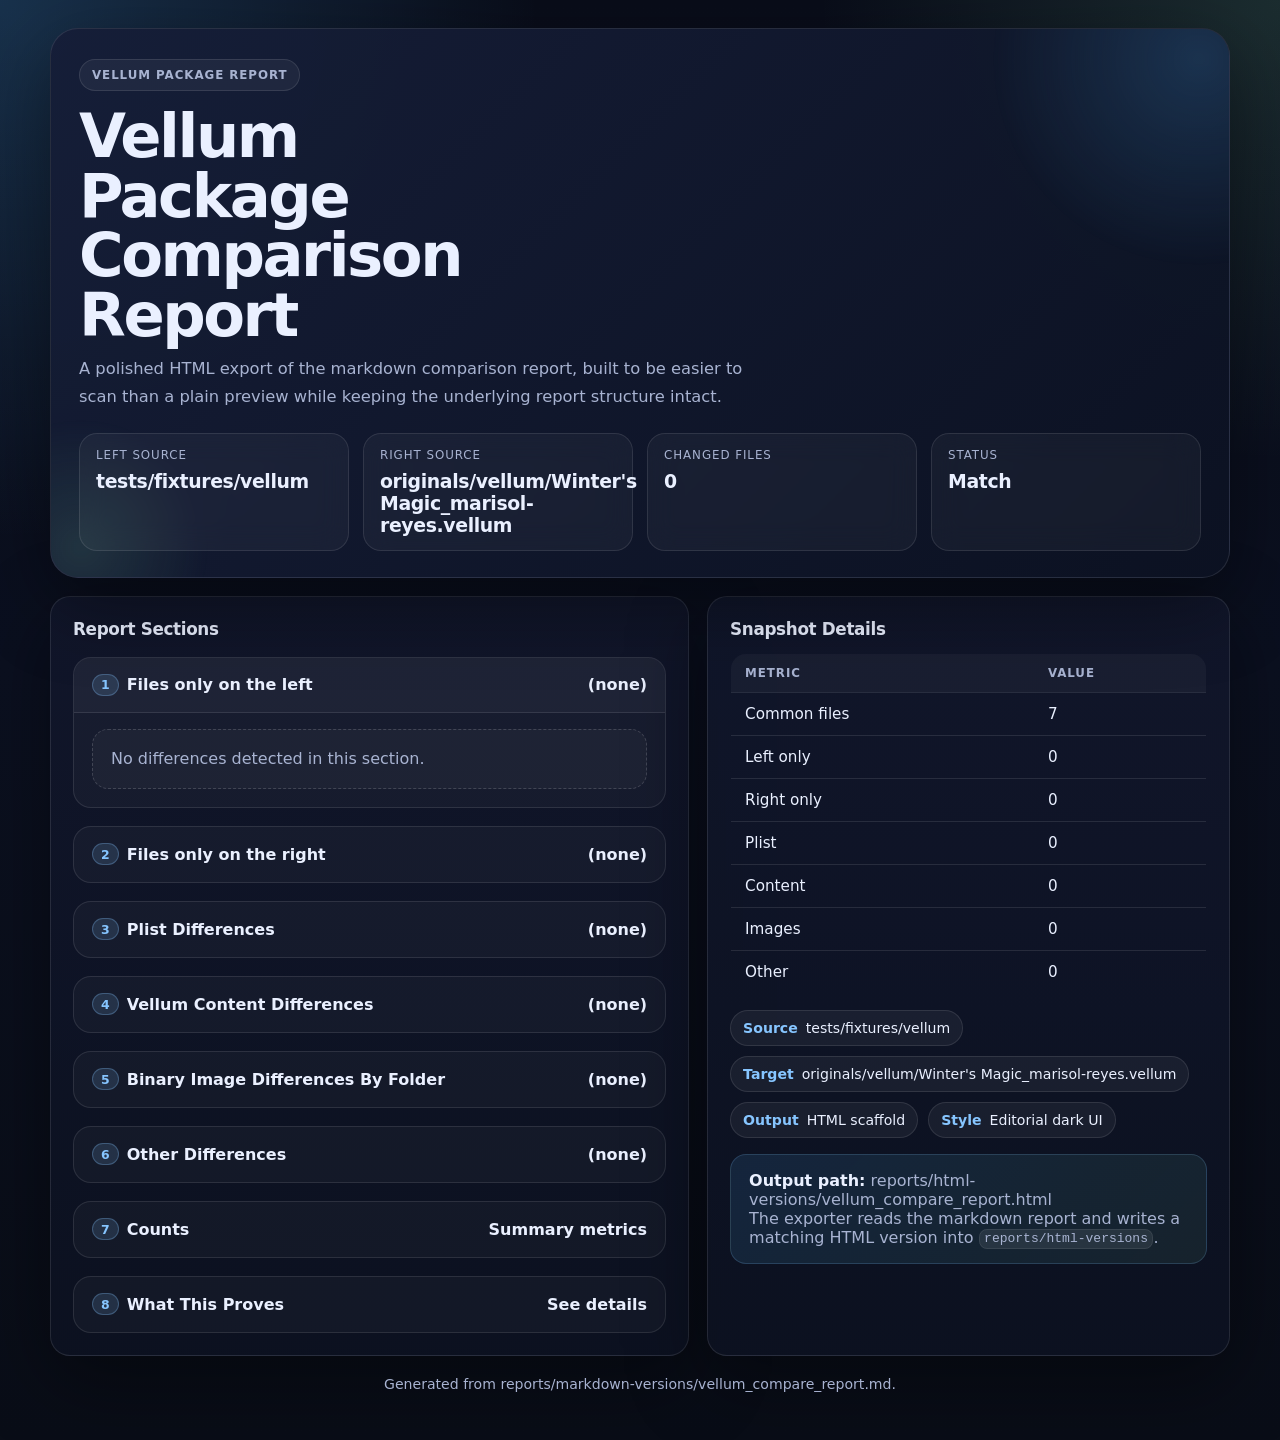
<file: reports/html-versions/vellum_compare_report.html>
<!DOCTYPE html>
<html lang="en">
<head>
  <meta charset="utf-8" />
  <meta name="viewport" content="width=device-width, initial-scale=1" />
  <title>Vellum Package Comparison Report</title>
  <style>
    :root {
      color-scheme: dark;
      --bg: #0b1020;
      --bg-soft: rgba(255, 255, 255, 0.05);
      --panel: rgba(18, 24, 45, 0.82);
      --panel-strong: rgba(25, 33, 60, 0.94);
      --line: rgba(255, 255, 255, 0.10);
      --line-strong: rgba(255, 255, 255, 0.16);
      --text: #eaf0ff;
      --muted: #a8b3d1;
      --accent: #86c5ff;
      --accent-strong: #4fb4ff;
      --good: #8ef0b5;
      --warn: #ffd08a;
      --shadow: 0 24px 80px rgba(0, 0, 0, 0.42);
      --radius: 20px;
    }
    * { box-sizing: border-box; }
    body { margin: 0; min-height: 100vh; font-family: Inter, ui-sans-serif, system-ui, -apple-system, BlinkMacSystemFont, "Segoe UI", sans-serif; background: radial-gradient(circle at top left, rgba(79, 180, 255, 0.22), transparent 28%), radial-gradient(circle at top right, rgba(142, 240, 181, 0.14), transparent 24%), linear-gradient(180deg, #090d1a 0%, #0b1020 46%, #090d17 100%); color: var(--text); }
    .shell { width: min(1180px, calc(100% - 32px)); margin: 0 auto; padding: 28px 0 48px; }
    .hero { position: relative; overflow: hidden; background: linear-gradient(135deg, rgba(22, 30, 56, 0.96), rgba(12, 18, 34, 0.96)); border: 1px solid var(--line); border-radius: 28px; box-shadow: var(--shadow); padding: 30px 28px 26px; }
    .hero::before, .hero::after { content: ""; position: absolute; inset: auto; border-radius: 999px; pointer-events: none; filter: blur(2px); }
    .hero::before { width: 420px; height: 420px; background: radial-gradient(circle, rgba(79, 180, 255, 0.18), transparent 70%); right: -180px; top: -180px; }
    .hero::after { width: 260px; height: 260px; background: radial-gradient(circle, rgba(142, 240, 181, 0.12), transparent 70%); left: -100px; bottom: -100px; }
    .eyebrow { display: inline-flex; align-items: center; gap: 10px; padding: 8px 12px; border-radius: 999px; background: rgba(255, 255, 255, 0.05); border: 1px solid var(--line); color: var(--muted); letter-spacing: 0.08em; text-transform: uppercase; font-size: 0.74rem; font-weight: 700; position: relative; z-index: 1; }
    h1 { margin: 16px 0 10px; font-size: clamp(2rem, 5vw, 3.8rem); line-height: 0.98; letter-spacing: -0.04em; max-width: 11ch; position: relative; z-index: 1; }
    .subhead { margin: 0; max-width: 66ch; font-size: 1.02rem; line-height: 1.7; color: var(--muted); position: relative; z-index: 1; }
    .meta-grid { display: grid; grid-template-columns: repeat(4, minmax(0, 1fr)); gap: 14px; margin-top: 22px; position: relative; z-index: 1; }
    .metric { background: rgba(255, 255, 255, 0.04); border: 1px solid var(--line); border-radius: 18px; padding: 14px 16px; backdrop-filter: blur(14px); }
    .metric .label { display: block; color: var(--muted); font-size: 0.74rem; text-transform: uppercase; letter-spacing: 0.08em; margin-bottom: 8px; }
    .metric .value { font-size: 1.18rem; font-weight: 700; letter-spacing: -0.02em; }
    .grid { display: grid; grid-template-columns: 1.1fr 0.9fr; gap: 18px; margin-top: 18px; }
    .panel { background: linear-gradient(180deg, var(--panel), rgba(13, 18, 34, 0.82)); border: 1px solid var(--line); border-radius: var(--radius); box-shadow: var(--shadow); padding: 22px; }
    .panel h2 { margin: 0 0 14px; font-size: 1.05rem; letter-spacing: -0.02em; }
    .chips { display: flex; flex-wrap: wrap; gap: 10px; margin-top: 16px; }
    .chip { display: inline-flex; align-items: center; gap: 8px; padding: 9px 12px; border-radius: 999px; background: rgba(255, 255, 255, 0.05); border: 1px solid var(--line); color: var(--text); font-size: 0.88rem; }
    .chip strong { color: var(--accent); font-weight: 700; }
    .section { margin-top: 18px; border: 1px solid var(--line); border-radius: 18px; overflow: hidden; background: rgba(255, 255, 255, 0.03); }
    .section summary { list-style: none; cursor: pointer; padding: 16px 18px; display: flex; align-items: center; justify-content: space-between; gap: 14px; font-weight: 700; border-bottom: 1px solid transparent; }
    .section[open] summary { border-bottom-color: var(--line); background: rgba(255, 255, 255, 0.03); }
    .section summary::-webkit-details-marker { display: none; }
    .section .body { padding: 16px 18px 18px; color: var(--muted); line-height: 1.65; }
    .empty { padding: 16px 18px; border-radius: 16px; border: 1px dashed var(--line-strong); background: rgba(255, 255, 255, 0.03); color: var(--muted); }
    .empty strong, .callout strong { color: var(--text); }
    .callout { margin-top: 16px; padding: 16px 18px; border-radius: 16px; background: linear-gradient(135deg, rgba(79, 180, 255, 0.12), rgba(142, 240, 181, 0.08)); border: 1px solid rgba(134, 197, 255, 0.18); color: var(--muted); }
    .table { width: 100%; border-collapse: collapse; overflow: hidden; border-radius: 16px; border: 1px solid var(--line); }
    .table th, .table td { padding: 12px 14px; text-align: left; vertical-align: top; border-bottom: 1px solid var(--line); font-size: 0.95rem; }
    .table th { color: var(--muted); font-size: 0.74rem; text-transform: uppercase; letter-spacing: 0.08em; background: rgba(255, 255, 255, 0.04); }
    .table tr:last-child td { border-bottom: 0; }
    .footer { margin-top: 20px; color: var(--muted); font-size: 0.88rem; text-align: center; }
    .label-strong { display: inline-flex; align-items: center; gap: 8px; color: var(--text); }
    .badge { display: inline-flex; align-items: center; justify-content: center; min-width: 22px; height: 22px; padding: 0 8px; border-radius: 999px; background: rgba(134, 197, 255, 0.14); border: 1px solid rgba(134, 197, 255, 0.28); color: var(--accent); font-size: 0.78rem; font-weight: 700; }
    .kv-grid { display: grid; gap: 10px; }
    .kv-row { display: flex; justify-content: space-between; gap: 16px; padding: 12px 14px; border-radius: 14px; background: rgba(255, 255, 255, 0.04); border: 1px solid var(--line); }
    .kv-row span { color: var(--muted); }
    .kv-row strong { color: var(--text); font-weight: 700; text-align: right; }
    ul { margin: 0; padding-left: 22px; }
    li + li { margin-top: 8px; }
    h3, h4 { margin: 18px 0 10px; color: var(--text); }
    code { padding: 0.1em 0.35em; border-radius: 8px; background: rgba(255,255,255,0.08); border: 1px solid rgba(255,255,255,0.08); }
    @media (max-width: 960px) { .meta-grid, .grid { grid-template-columns: 1fr; } h1 { max-width: none; } }
  </style>
</head>
<body>
  <main class="shell">
    <section class="hero">
      <div class="eyebrow">Vellum package report</div>
      <h1>Vellum Package Comparison Report</h1>
      <p class="subhead">A polished HTML export of the markdown comparison report, built to be easier to scan than a plain preview while keeping the underlying report structure intact.</p>
      <div class="meta-grid" aria-label="Report summary metrics">
        <div class="metric"><span class="label">Left source</span><span class="value">tests/fixtures/vellum</span></div><div class="metric"><span class="label">Right source</span><span class="value">originals/vellum/Winter&#x27;s Magic_marisol-reyes.vellum</span></div><div class="metric"><span class="label">Changed files</span><span class="value">0</span></div><div class="metric"><span class="label">Status</span><span class="value">Match</span></div>
      </div>
    </section>

    <div class="grid">
      <section class="panel">
        <h2>Report Sections</h2>

        <details class="section" open>
          <summary><span class="label-strong"><span class="badge">1</span>Files only on the left</span><span>(none)</span></summary>
          <div class="body"><div class="empty">No differences detected in this section.</div></div>
        </details>

        <details class="section" >
          <summary><span class="label-strong"><span class="badge">2</span>Files only on the right</span><span>(none)</span></summary>
          <div class="body"><div class="empty">No differences detected in this section.</div></div>
        </details>

        <details class="section" >
          <summary><span class="label-strong"><span class="badge">3</span>Plist Differences</span><span>(none)</span></summary>
          <div class="body"><div class="empty">No differences detected in this section.</div></div>
        </details>

        <details class="section" >
          <summary><span class="label-strong"><span class="badge">4</span>Vellum Content Differences</span><span>(none)</span></summary>
          <div class="body"><div class="empty">No differences detected in this section.</div></div>
        </details>

        <details class="section" >
          <summary><span class="label-strong"><span class="badge">5</span>Binary Image Differences By Folder</span><span>(none)</span></summary>
          <div class="body"><div class="empty">No differences detected in this section.</div></div>
        </details>

        <details class="section" >
          <summary><span class="label-strong"><span class="badge">6</span>Other Differences</span><span>(none)</span></summary>
          <div class="body"><div class="empty">No differences detected in this section.</div></div>
        </details>

        <details class="section" >
          <summary><span class="label-strong"><span class="badge">7</span>Counts</span><span>Summary metrics</span></summary>
          <div class="body"><table class="table" role="presentation"><tr><th>Metric</th><th>Value</th></tr><tr><td>Common files</td><td>7</td></tr><tr><td>Left only</td><td>0</td></tr><tr><td>Right only</td><td>0</td></tr><tr><td>Plist</td><td>0</td></tr><tr><td>Content</td><td>0</td></tr><tr><td>Images</td><td>0</td></tr><tr><td>Other</td><td>0</td></tr></table></div>
        </details>

        <details class="section" >
          <summary><span class="label-strong"><span class="badge">8</span>What This Proves</span><span>See details</span></summary>
          <div class="body"><p>The unpacked fixture and source Vellum package contain the same file set, and every common file compares byte-for-byte identical. This confirms the current unpacked sandbox is a faithful extraction of the source package. It does not prove that edited packages will reopen in Vellum or that every future mutation is safe.</p></div>
        </details>

      </section>

      <aside class="panel">
        <h2>Snapshot Details</h2>
        <table class="table" role="presentation">
          <tr><th>Metric</th><th>Value</th></tr>
          <tr><td>Common files</td><td>7</td></tr>
          <tr><td>Left only</td><td>0</td></tr>
          <tr><td>Right only</td><td>0</td></tr>
          <tr><td>Plist</td><td>0</td></tr>
          <tr><td>Content</td><td>0</td></tr>
          <tr><td>Images</td><td>0</td></tr>
          <tr><td>Other</td><td>0</td></tr>
        </table>

        <div class="chips" aria-label="Report tags">
                    <span class="chip"><strong>Source</strong> tests/fixtures/vellum</span>
          <span class="chip"><strong>Target</strong> originals/vellum/Winter&#x27;s Magic_marisol-reyes.vellum</span>
          <span class="chip"><strong>Output</strong> HTML scaffold</span>
          <span class="chip"><strong>Style</strong> Editorial dark UI</span>
        </div>

        <div class="callout">
          <strong>Output path:</strong> reports/html-versions/vellum_compare_report.html<br />
          The exporter reads the markdown report and writes a matching HTML version into <code>reports/html-versions</code>.
        </div>
      </aside>
    </div>

    <div class="footer">
      Generated from reports/markdown-versions/vellum_compare_report.md.
    </div>
  </main>
</body>
</html>
</file>
